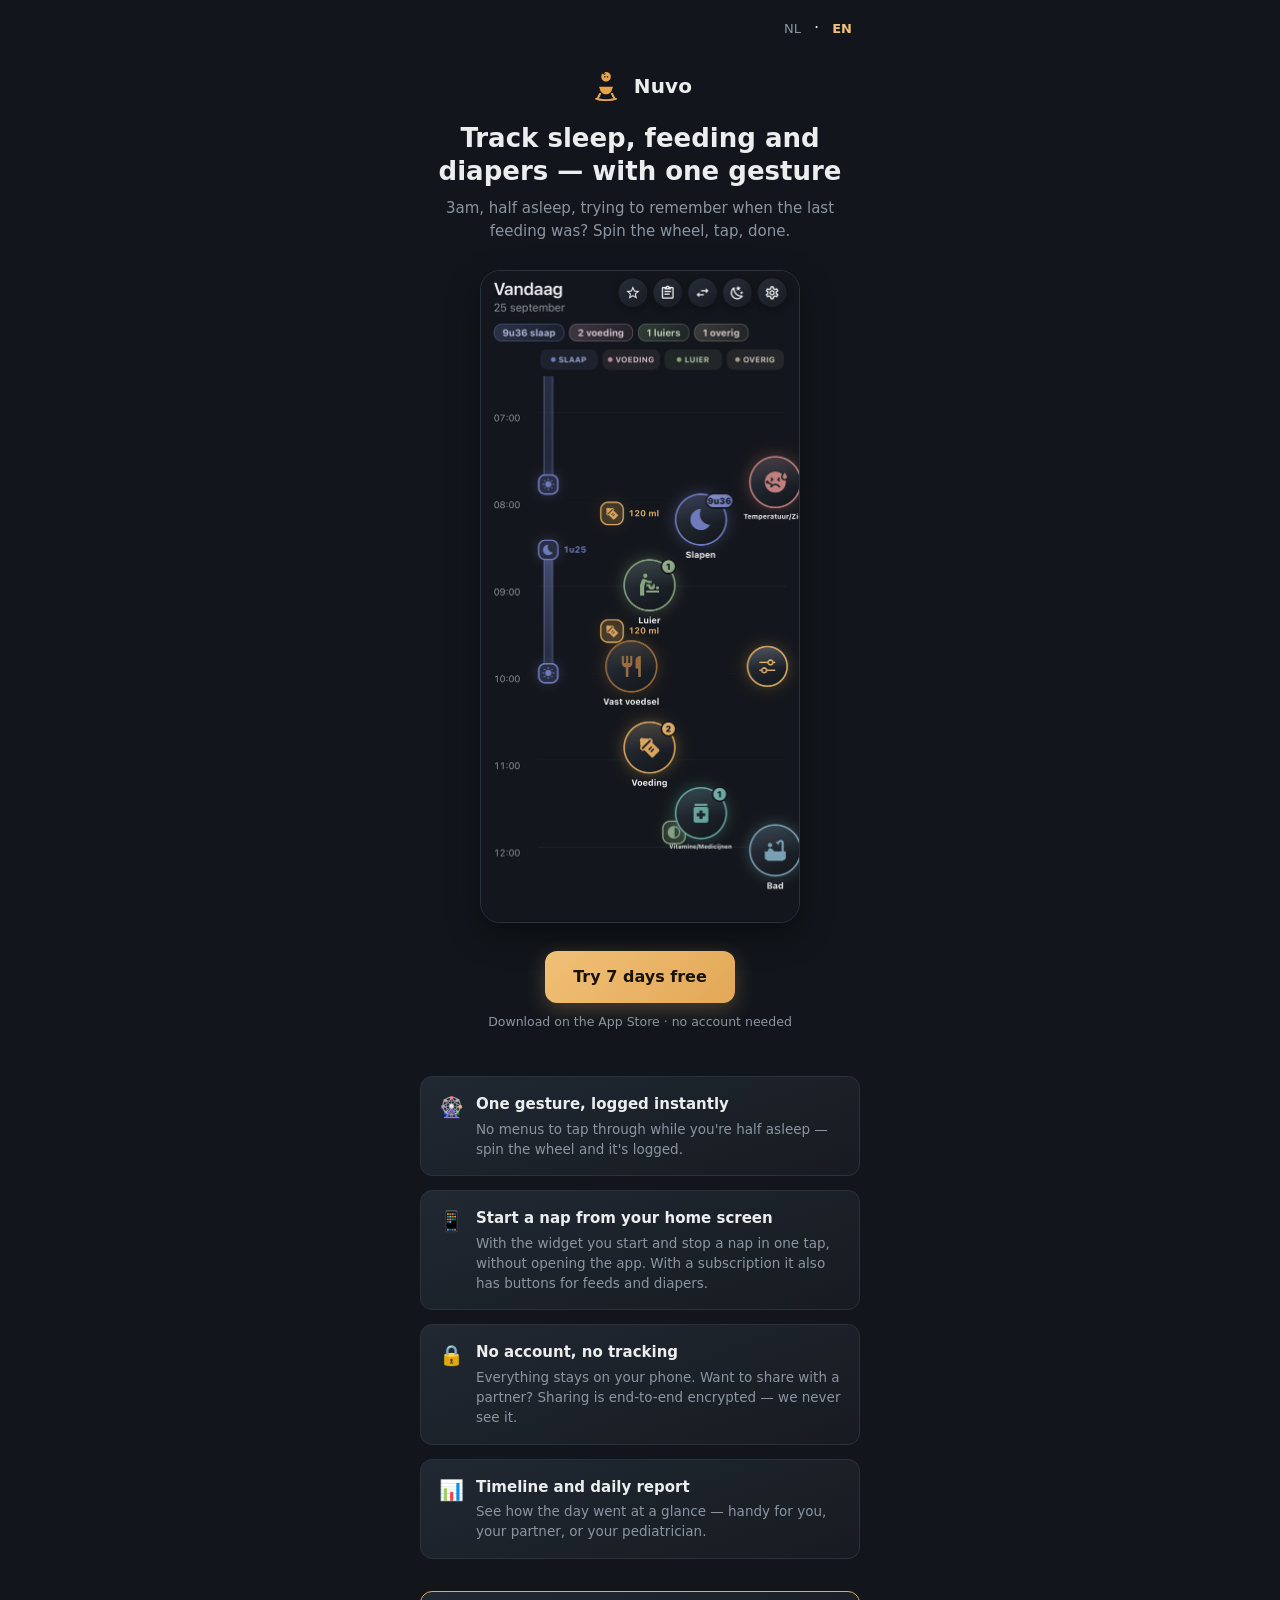
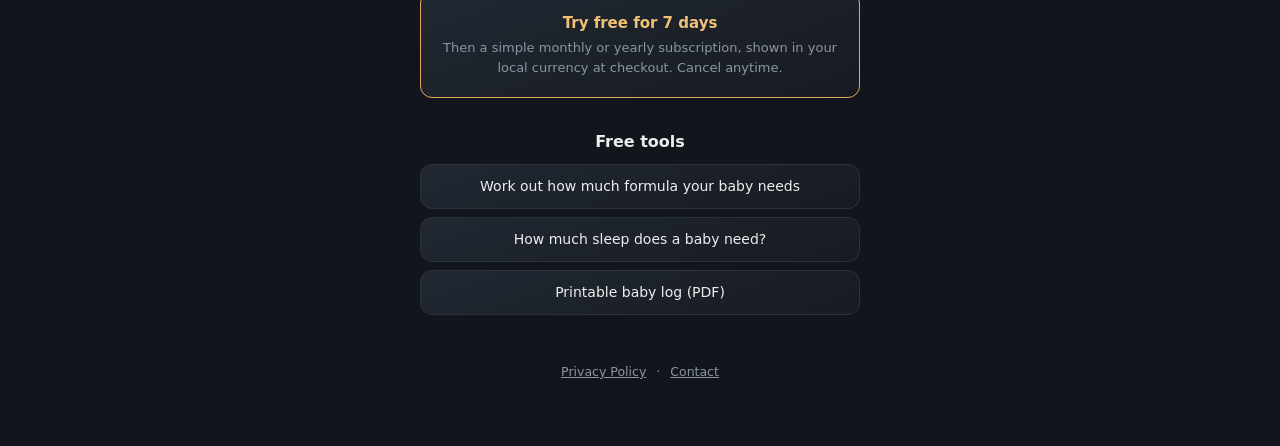
<file: index.html>
<!DOCTYPE html>
<html lang="en">
<head>
<meta charset="UTF-8">
<meta name="viewport" content="width=device-width, initial-scale=1.0">
<title>Nuvo — baby tracking with one gesture</title>
<meta name="description" content="Track sleep, feeding and diapers with one gesture on the wheel. No account needed. Try free for 7 days.">
<link rel="canonical" href="https://nuvoapp.nl/">
<link rel="alternate" hreflang="nl" href="https://nuvoapp.nl/nl/">
<link rel="alternate" hreflang="en" href="https://nuvoapp.nl/en/">
<link rel="alternate" hreflang="x-default" href="https://nuvoapp.nl/">
<meta property="og:type" content="website">
<meta property="og:site_name" content="Nuvo">
<meta property="og:locale" content="en_US">
<meta property="og:locale:alternate" content="nl_NL">
<meta property="og:url" content="https://nuvoapp.nl/">
<meta property="og:title" content="Nuvo — baby tracking with one gesture">
<meta property="og:description" content="Track sleep, feeding and diapers with one gesture on the wheel. No account needed. Try free for 7 days.">
<meta property="og:image" content="https://nuvoapp.nl/assets/og-en.png">
<meta property="og:image:width" content="1200">
<meta property="og:image:height" content="630">
<meta property="og:image:alt" content="Nuvo app icon, the headline 'Track sleep, feeding and diapers — with one gesture' and the wheel on an iPhone screen">
<meta name="twitter:card" content="summary_large_image">
<link rel="icon" href="/assets/favicon.png">
<link rel="stylesheet" href="/assets/style.css">
<script>
  // Browser-language detection only — no IP geolocation, consistent with
  // Nuvo's own local-first / no-tracking positioning. ?lang=none skips the
  // redirect and shows the language choice below.
  (function () {
    if (/[?&]lang=none(&|$)/.test(window.location.search)) return;
    var lang = (navigator.language || navigator.userLanguage || 'en').toLowerCase();
    window.location.replace(lang.indexOf('nl') === 0 ? '/nl/' : '/en/');
  })();
</script>
</head>
<body>

<div class="wrap">

  <div class="brand">
    <img src="/assets/icon.png" alt="">
    <span>Nuvo</span>
  </div>

  <div class="lang-choice">
    <a href="/nl/" hreflang="nl" lang="nl">Nederlands</a>
    <a href="/en/" hreflang="en" lang="en">English</a>
  </div>

</div>
</body>
</html>
</file>
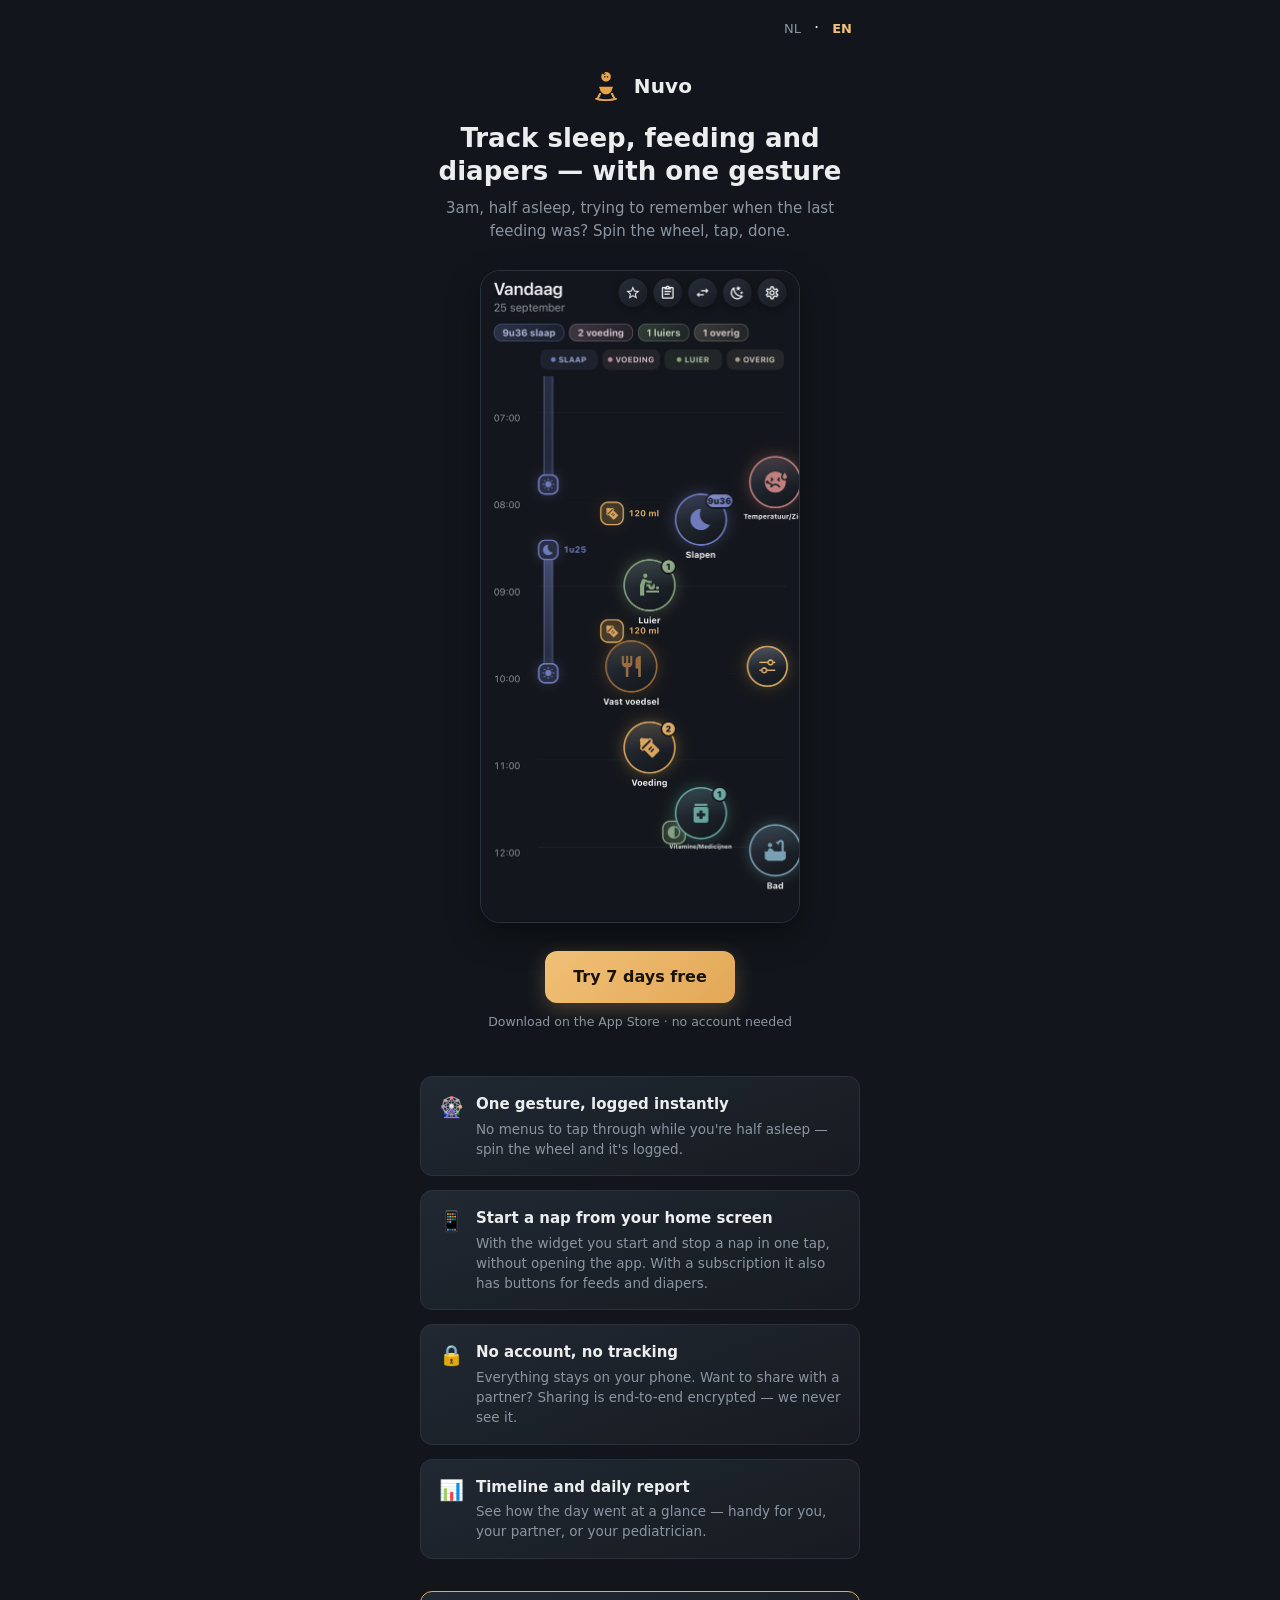
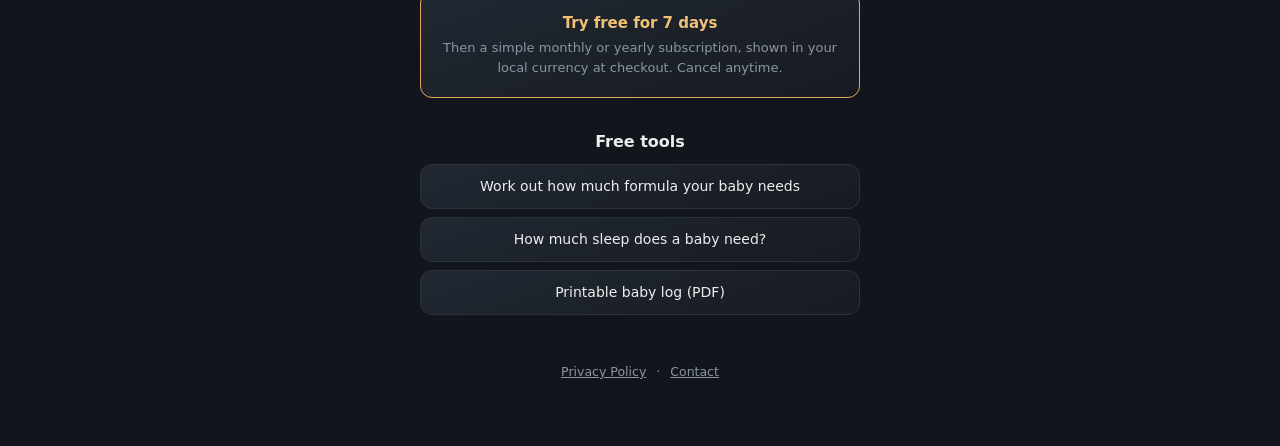
<file: en/index.html>
<!DOCTYPE html>
<html lang="en">
<head>
<meta charset="UTF-8">
<meta name="viewport" content="width=device-width, initial-scale=1.0">
<title>Nuvo — baby tracking with one gesture</title>
<meta name="description" content="Track sleep, feeding and diapers with one gesture on the wheel. No account needed. Try free for 7 days.">
<link rel="canonical" href="https://nuvoapp.nl/en/">
<link rel="alternate" hreflang="nl" href="https://nuvoapp.nl/nl/">
<link rel="alternate" hreflang="en" href="https://nuvoapp.nl/en/">
<link rel="alternate" hreflang="x-default" href="https://nuvoapp.nl/">
<meta property="og:type" content="website">
<meta property="og:site_name" content="Nuvo">
<meta property="og:locale" content="en_US">
<meta property="og:locale:alternate" content="nl_NL">
<meta property="og:url" content="https://nuvoapp.nl/en/">
<meta property="og:title" content="Nuvo — baby tracking with one gesture">
<meta property="og:description" content="Track sleep, feeding and diapers with one gesture on the wheel. No account needed. Try free for 7 days.">
<meta property="og:image" content="https://nuvoapp.nl/assets/og-en.png">
<meta property="og:image:width" content="1200">
<meta property="og:image:height" content="630">
<meta property="og:image:alt" content="Nuvo app icon, the headline 'Track sleep, feeding and diapers — with one gesture' and the wheel on an iPhone screen">
<meta name="twitter:card" content="summary_large_image">
<link rel="icon" href="/assets/favicon.png">
<meta name="apple-itunes-app" content="app-id=6813427228">
<link rel="stylesheet" href="/assets/style.css">
</head>
<body>

<div class="lang-switch">
  <a href="/nl/?lang=none" hreflang="nl">NL</a> · <a href="/en/?lang=none" class="active" hreflang="en">EN</a>
</div>

<div class="wrap">

  <div class="brand">
    <img src="/assets/icon.png" alt="">
    <span>Nuvo</span>
  </div>

  <h1>Track sleep, feeding and diapers — with one gesture</h1>
  <p class="sub">3am, half asleep, trying to remember when the last feeding was? Spin the wheel, tap, done.</p>

  <img class="hero-shot" src="/assets/hero-wheel.png" alt="Nuvo's wheel and timeline on an iPhone screen">

  <div class="cta-row">
    <a class="cta" href="https://apps.apple.com/app/id6813427228?pt=129476149&amp;ct=site-en&amp;mt=8">Try 7 days free</a>
    <p class="cta-note">Download on the App Store · no account needed</p>
  </div>

  <ul class="features">
    <li class="feature">
      <span class="icon">🎡</span>
      <div>
        <h2>One gesture, logged instantly</h2>
        <p>No menus to tap through while you're half asleep — spin the wheel and it's logged.</p>
      </div>
    </li>
    <li class="feature">
      <span class="icon">📱</span>
      <div>
        <h2>Start a nap from your home screen</h2>
        <p>With the widget you start and stop a nap in one tap, without opening the app. With a subscription it also has buttons for feeds and diapers.</p>
      </div>
    </li>
    <li class="feature">
      <span class="icon">🔒</span>
      <div>
        <h2>No account, no tracking</h2>
        <p>Everything stays on your phone. Want to share with a partner? Sharing is end-to-end encrypted — we never see it.</p>
      </div>
    </li>
    <li class="feature">
      <span class="icon">📊</span>
      <div>
        <h2>Timeline and daily report</h2>
        <p>See how the day went at a glance — handy for you, your partner, or your pediatrician.</p>
      </div>
    </li>
  </ul>

  <div class="pricing">
    <p class="headline">Try free for 7 days</p>
    <p>Then a simple monthly or yearly subscription, shown in your local currency at checkout. Cancel anytime.</p>
  </div>

  <section class="tools-home">
    <h2>Free tools</h2>
    <ul>
      <li><a href="/en/formula-calculator/">Work out how much formula your baby needs</a></li>
      <li><a href="/en/baby-sleep-by-age/">How much sleep does a baby need?</a></li>
      <li><a href="/en/baby-log/">Printable baby log (PDF)</a></li>
    </ul>
  </section>

  <footer>
    <a href="/en/privacy/">Privacy Policy</a>
    <span class="sep">·</span>
    <a href="mailto:wmtmbu@proton.me">Contact</a>
  </footer>

</div>
</body>
</html>
</file>
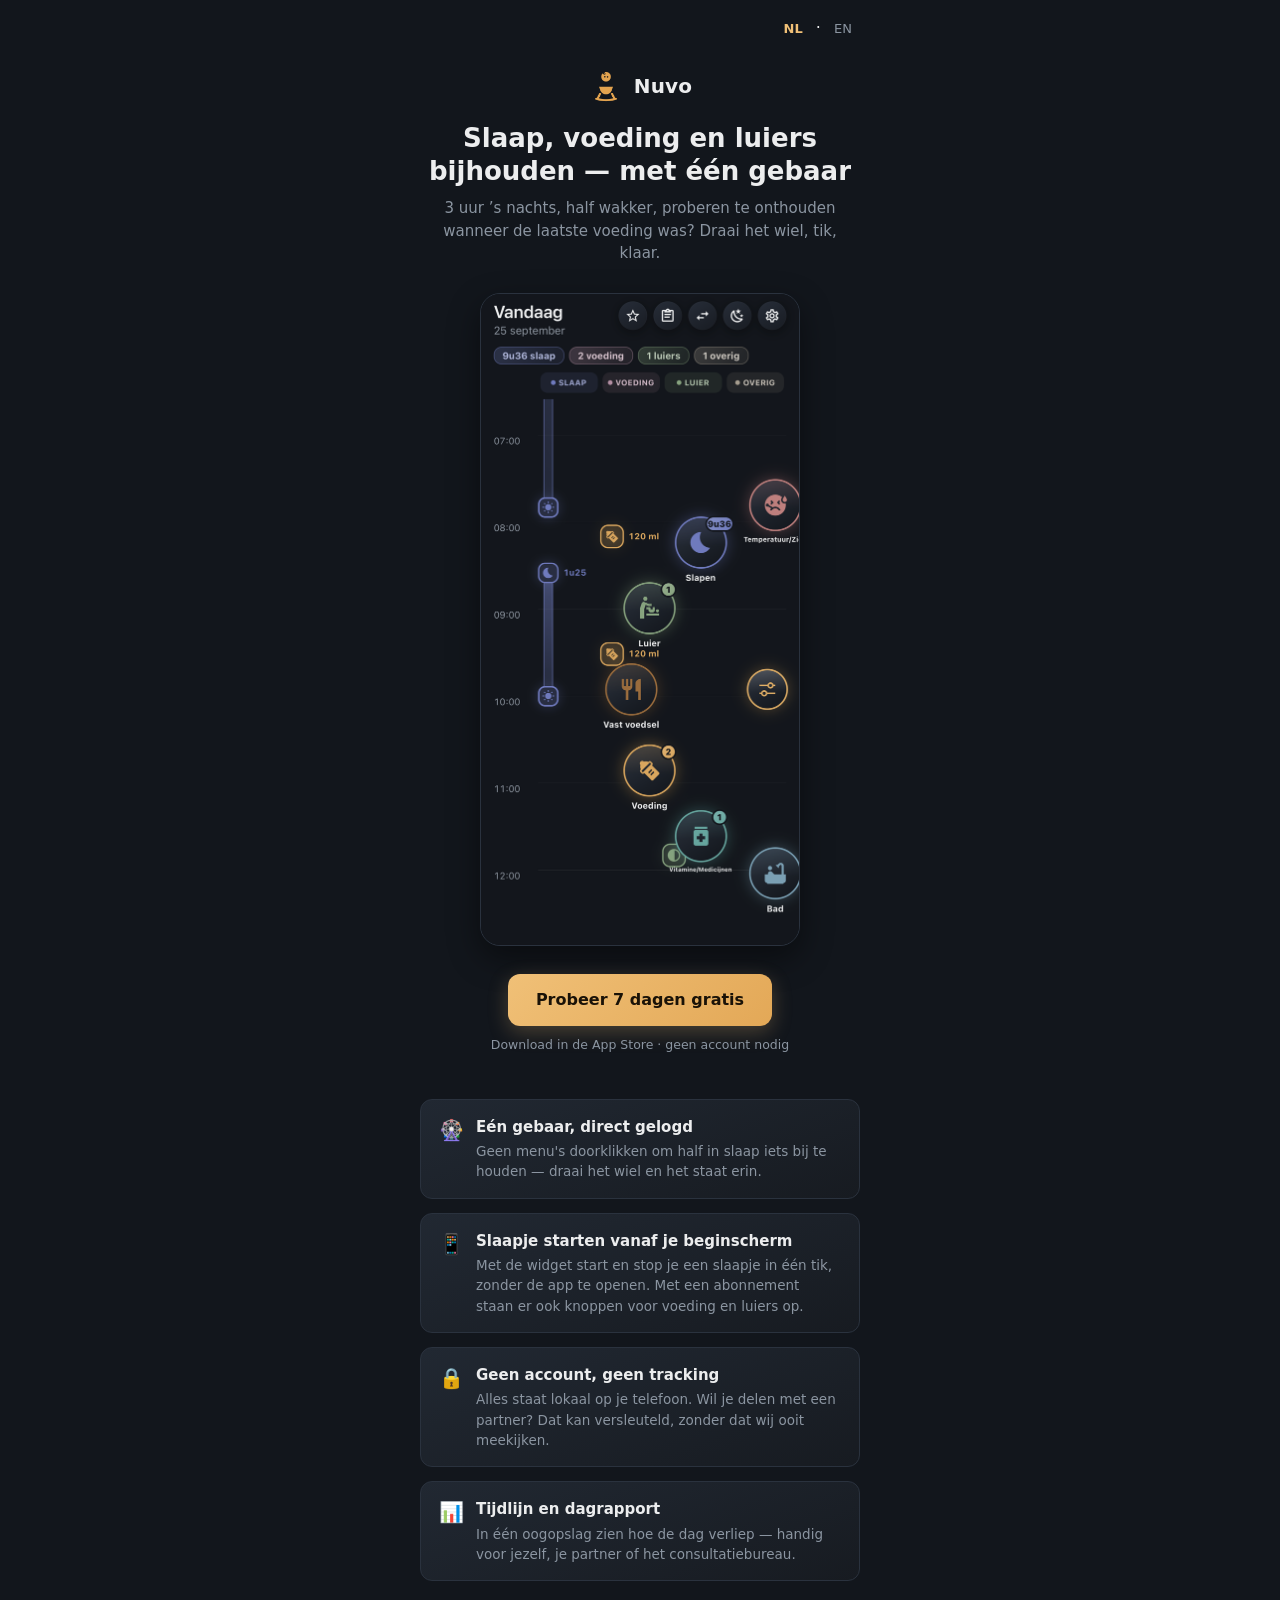
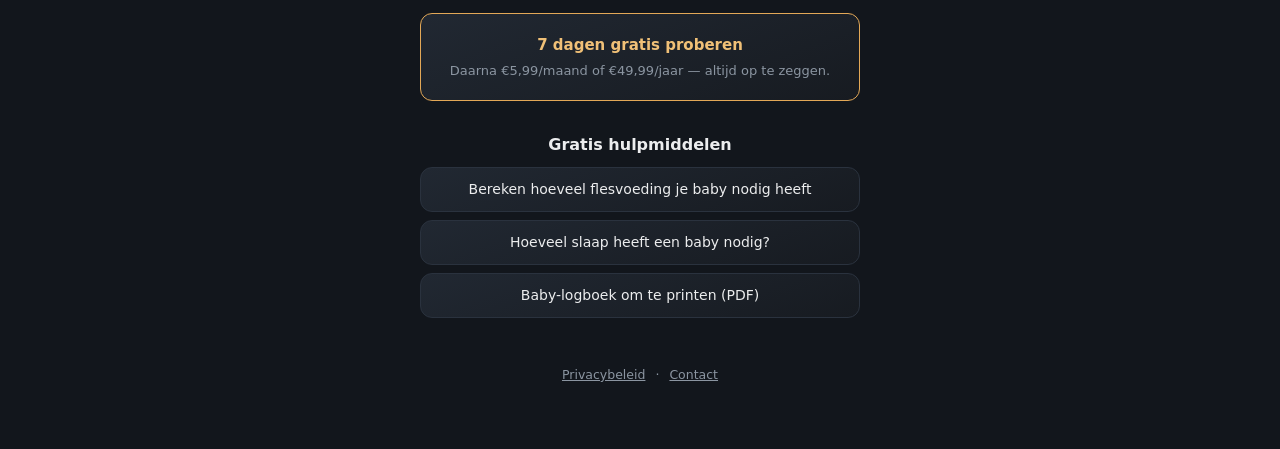
<file: nl/index.html>
<!DOCTYPE html>
<html lang="nl">
<head>
<meta charset="UTF-8">
<meta name="viewport" content="width=device-width, initial-scale=1.0">
<title>Nuvo — babytracker met één gebaar</title>
<meta name="description" content="Slaap, voeding en luiers bijhouden met één gebaar op het wiel. Geen account nodig. 7 dagen gratis proberen.">
<link rel="canonical" href="https://nuvoapp.nl/nl/">
<link rel="alternate" hreflang="nl" href="https://nuvoapp.nl/nl/">
<link rel="alternate" hreflang="en" href="https://nuvoapp.nl/en/">
<link rel="alternate" hreflang="x-default" href="https://nuvoapp.nl/">
<meta property="og:type" content="website">
<meta property="og:site_name" content="Nuvo">
<meta property="og:locale" content="nl_NL">
<meta property="og:locale:alternate" content="en_US">
<meta property="og:url" content="https://nuvoapp.nl/nl/">
<meta property="og:title" content="Nuvo — babytracker met één gebaar">
<meta property="og:description" content="Slaap, voeding en luiers bijhouden met één gebaar op het wiel. Geen account nodig. 7 dagen gratis proberen.">
<meta property="og:image" content="https://nuvoapp.nl/assets/og-nl.png">
<meta property="og:image:width" content="1200">
<meta property="og:image:height" content="630">
<meta property="og:image:alt" content="Nuvo-icoon, de kop 'Slaap, voeding en luiers bijhouden — met één gebaar' en het wiel op een iPhone-scherm">
<meta name="twitter:card" content="summary_large_image">
<link rel="icon" href="/assets/favicon.png">
<meta name="apple-itunes-app" content="app-id=6813427228">
<link rel="stylesheet" href="/assets/style.css">
</head>
<body>

<div class="lang-switch">
  <a href="/nl/?lang=none" class="active" hreflang="nl">NL</a> · <a href="/en/?lang=none" hreflang="en">EN</a>
</div>

<div class="wrap">

  <div class="brand">
    <img src="/assets/icon.png" alt="">
    <span>Nuvo</span>
  </div>

  <h1>Slaap, voeding en luiers bijhouden — met één gebaar</h1>
  <p class="sub">3 uur ’s nachts, half wakker, proberen te onthouden wanneer de laatste voeding was? Draai het wiel, tik, klaar.</p>

  <img class="hero-shot" src="/assets/hero-wheel.png" alt="Nuvo's wiel en tijdlijn op een iPhone-scherm">

  <div class="cta-row">
    <a class="cta" href="https://apps.apple.com/app/id6813427228?pt=129476149&amp;ct=site-nl&amp;mt=8">Probeer 7 dagen gratis</a>
    <p class="cta-note">Download in de App Store · geen account nodig</p>
  </div>

  <ul class="features">
    <li class="feature">
      <span class="icon">🎡</span>
      <div>
        <h2>Eén gebaar, direct gelogd</h2>
        <p>Geen menu's doorklikken om half in slaap iets bij te houden — draai het wiel en het staat erin.</p>
      </div>
    </li>
    <li class="feature">
      <span class="icon">📱</span>
      <div>
        <h2>Slaapje starten vanaf je beginscherm</h2>
        <p>Met de widget start en stop je een slaapje in één tik, zonder de app te openen. Met een abonnement staan er ook knoppen voor voeding en luiers op.</p>
      </div>
    </li>
    <li class="feature">
      <span class="icon">🔒</span>
      <div>
        <h2>Geen account, geen tracking</h2>
        <p>Alles staat lokaal op je telefoon. Wil je delen met een partner? Dat kan versleuteld, zonder dat wij ooit meekijken.</p>
      </div>
    </li>
    <li class="feature">
      <span class="icon">📊</span>
      <div>
        <h2>Tijdlijn en dagrapport</h2>
        <p>In één oogopslag zien hoe de dag verliep — handig voor jezelf, je partner of het consultatiebureau.</p>
      </div>
    </li>
  </ul>

  <div class="pricing">
    <p class="headline">7 dagen gratis proberen</p>
    <p>Daarna €5,99/maand of €49,99/jaar — altijd op te zeggen.</p>
  </div>

  <section class="tools-home">
    <h2>Gratis hulpmiddelen</h2>
    <ul>
      <li><a href="/nl/flesvoeding-berekenen/">Bereken hoeveel flesvoeding je baby nodig heeft</a></li>
      <li><a href="/nl/hoeveel-slaap-baby/">Hoeveel slaap heeft een baby nodig?</a></li>
      <li><a href="/nl/baby-logboek/">Baby-logboek om te printen (PDF)</a></li>
    </ul>
  </section>

  <footer>
    <a href="/nl/privacy/">Privacybeleid</a>
    <span class="sep">·</span>
    <a href="mailto:wmtmbu@proton.me">Contact</a>
  </footer>

</div>
</body>
</html>
</file>
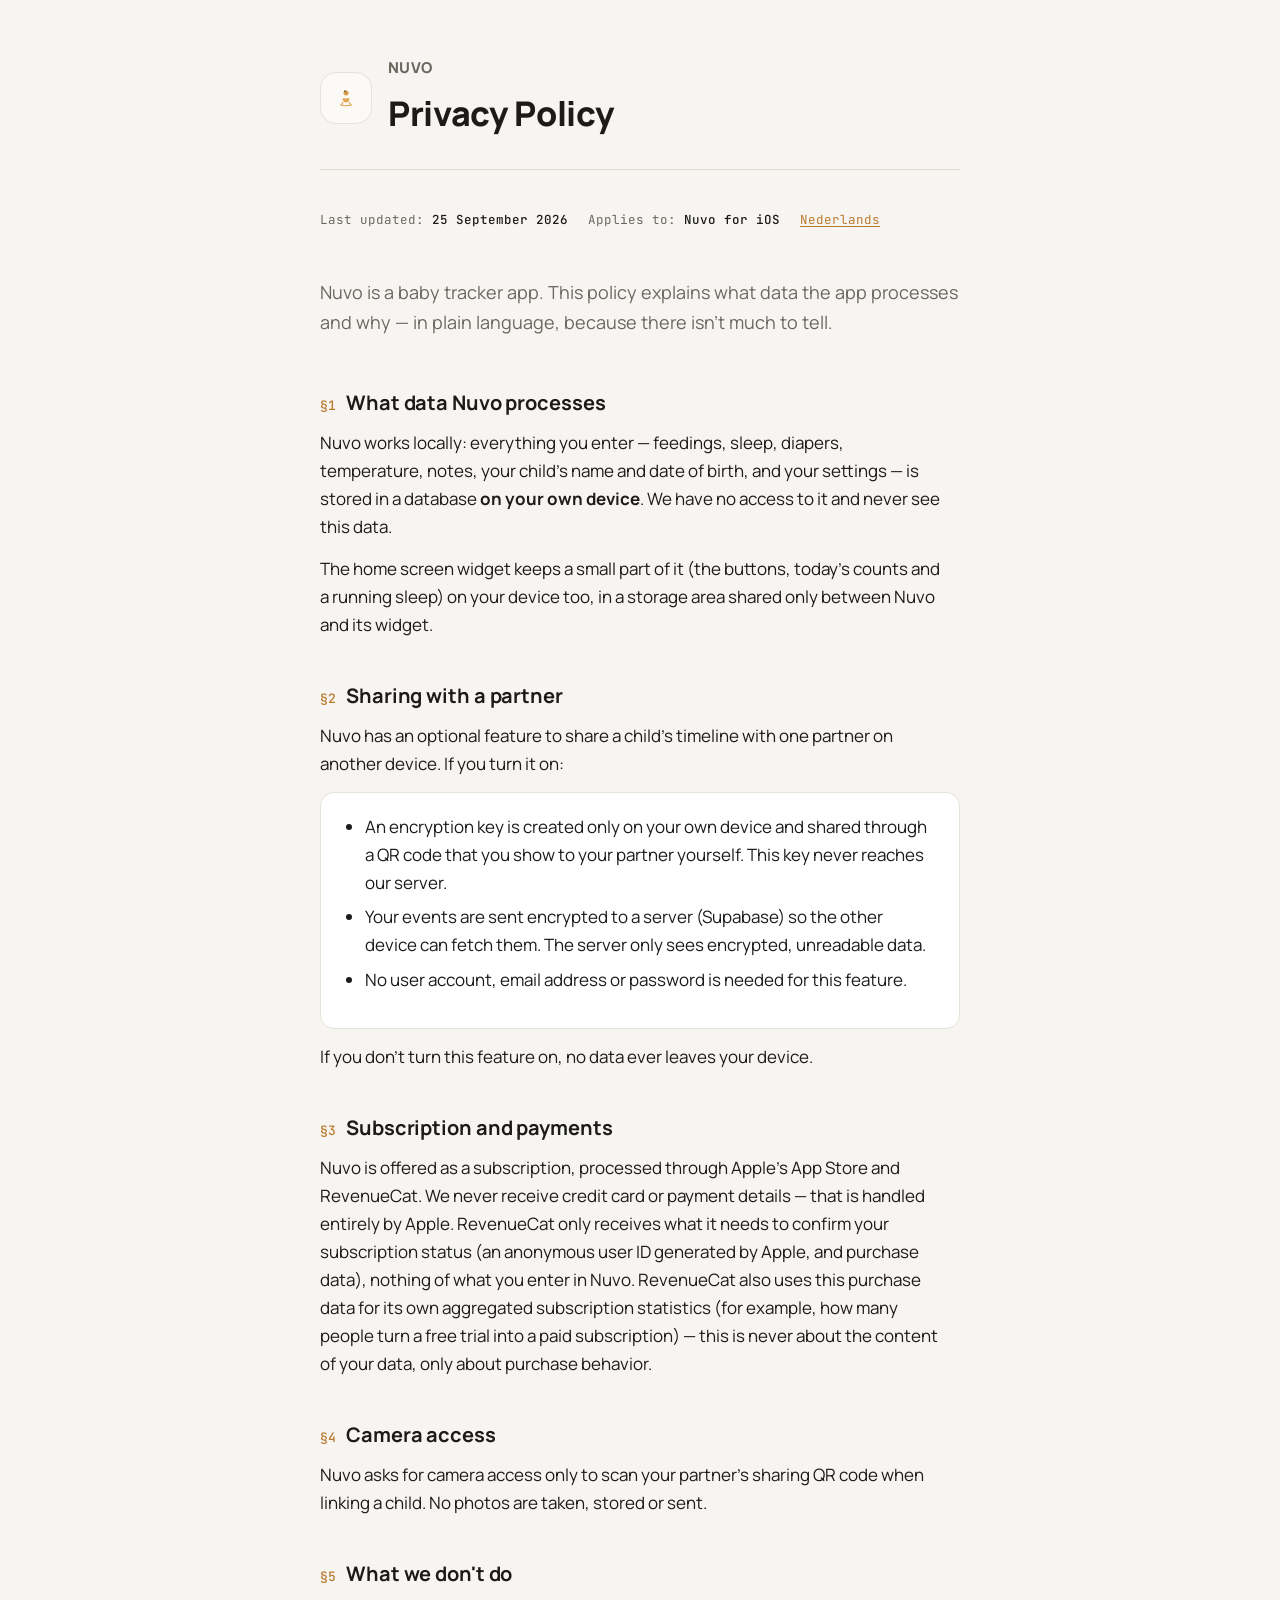
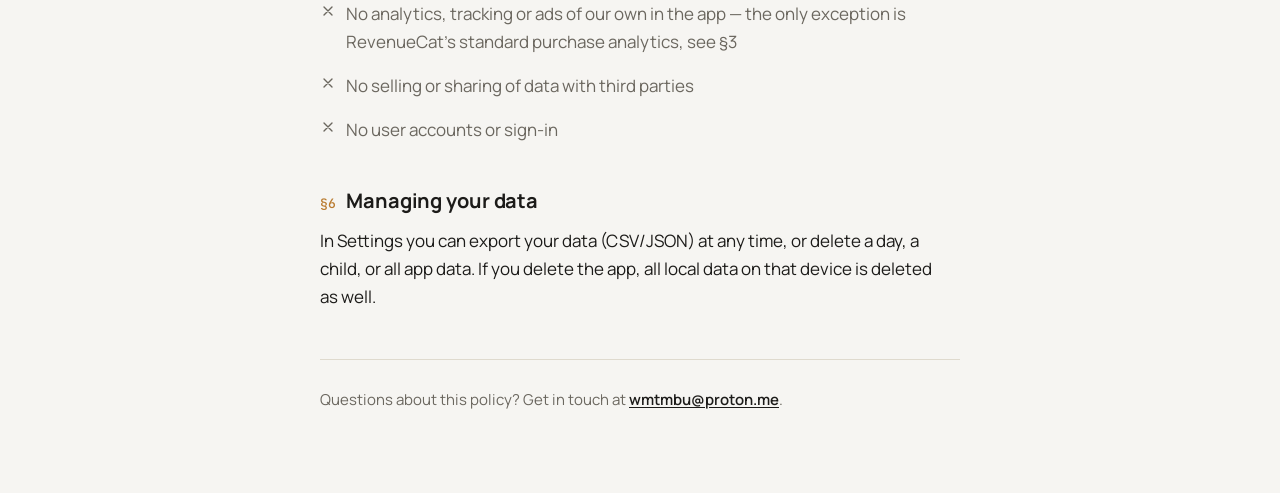
<file: privacy/index.html>
<!DOCTYPE html>
<html lang="en">
<head>
<meta charset="UTF-8">
<meta name="viewport" content="width=device-width, initial-scale=1.0">
<title>Nuvo — Privacy Policy / Privacyverklaring</title>
<meta name="description" content="Nuvo's privacy policy in English and Dutch.">
<link rel="canonical" href="https://nuvoapp.nl/privacy/">
<link rel="alternate" hreflang="nl" href="https://nuvoapp.nl/nl/privacy/">
<link rel="alternate" hreflang="en" href="https://nuvoapp.nl/en/privacy/">
<link rel="alternate" hreflang="x-default" href="https://nuvoapp.nl/privacy/">
<link rel="icon" href="/assets/favicon.png">
<link rel="stylesheet" href="/assets/style.css">
<script>
  // Same browser-language redirect as the site root; ?lang=none shows the choice.
  (function () {
    if (/[?&]lang=none(&|$)/.test(window.location.search)) return;
    var lang = (navigator.language || navigator.userLanguage || 'en').toLowerCase();
    window.location.replace(lang.indexOf('nl') === 0 ? '/nl/privacy/' : '/en/privacy/');
  })();
</script>
</head>
<body>

<div class="wrap">

  <div class="brand">
    <img src="/assets/icon.png" alt="">
    <span>Nuvo</span>
  </div>

  <div class="lang-choice">
    <a href="/nl/privacy/" hreflang="nl" lang="nl">Privacyverklaring</a>
    <a href="/en/privacy/" hreflang="en" lang="en">Privacy Policy</a>
  </div>

</div>
</body>
</html>
</file>
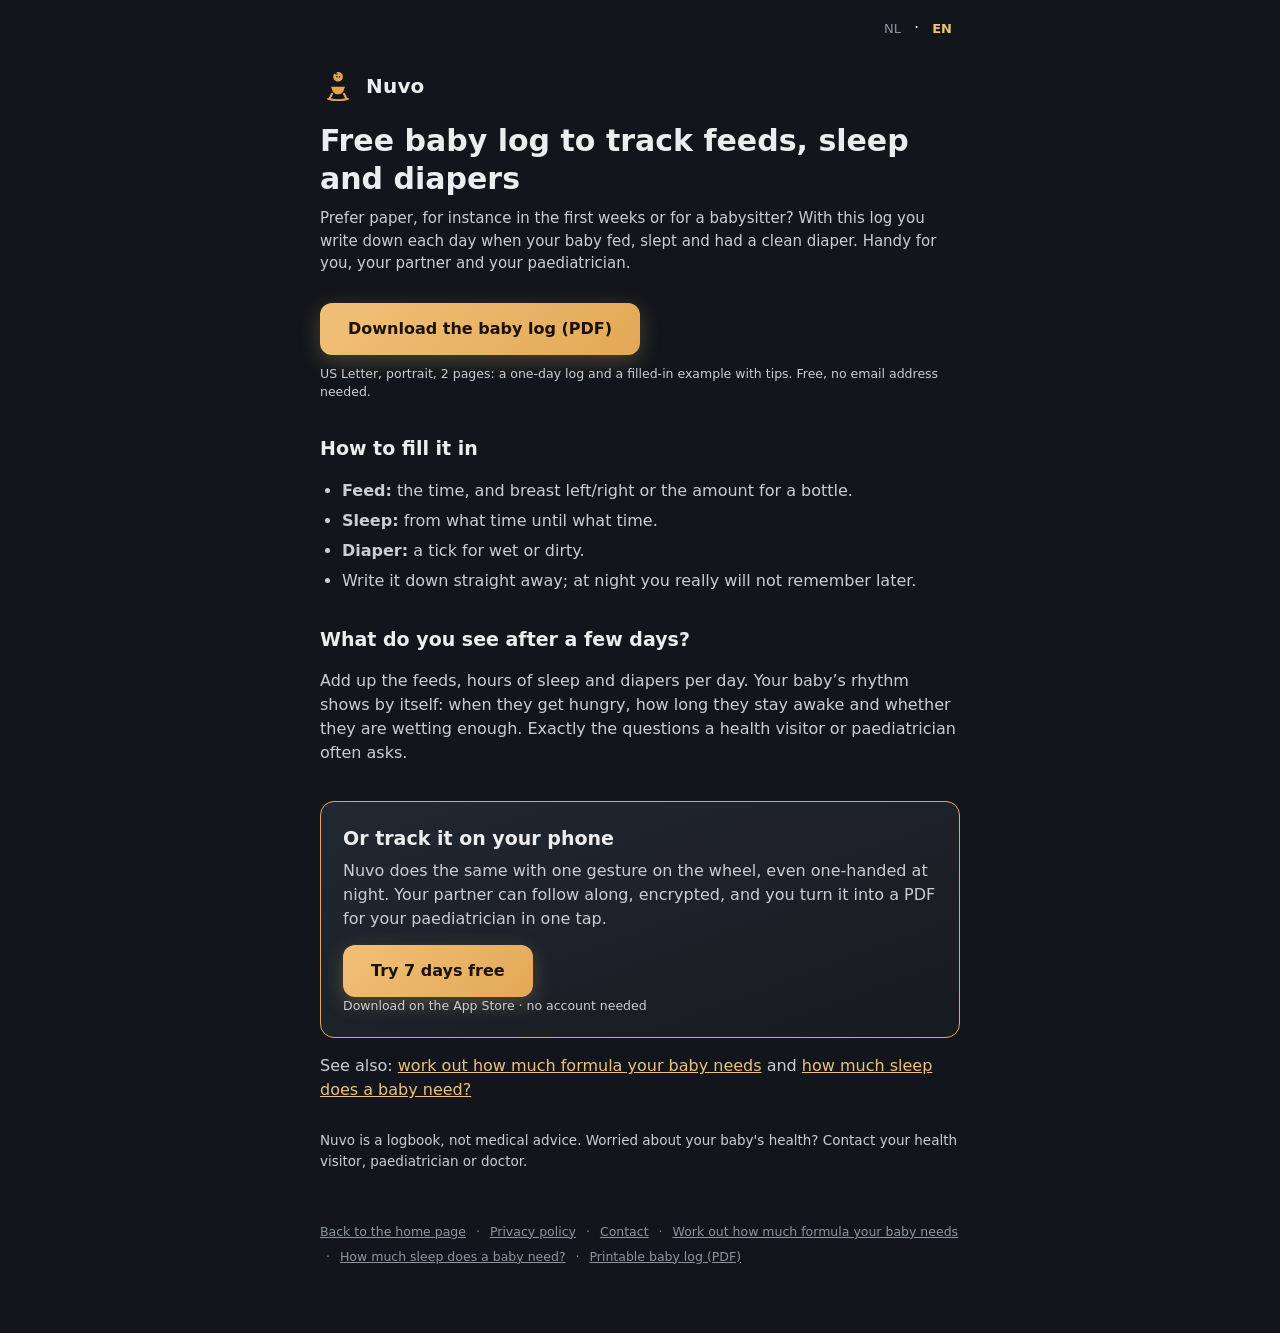
<file: en/baby-log/index.html>
<!DOCTYPE html>
<html lang="en">
<head>
<meta charset="UTF-8">
<meta name="viewport" content="width=device-width, initial-scale=1.0">
<title>Free printable baby log: track feeds, sleep and diapers (PDF) · Nuvo</title>
<meta name="description" content="Download a free baby log to track feeds, naps and diapers each day. Handy for the first weeks, for your partner or your paediatrician. Printable, no email address needed.">
<link rel="canonical" href="https://nuvoapp.nl/en/baby-log/">
<link rel="alternate" hreflang="nl" href="https://nuvoapp.nl/nl/baby-logboek/">
<link rel="alternate" hreflang="en" href="https://nuvoapp.nl/en/baby-log/">
<link rel="alternate" hreflang="x-default" href="https://nuvoapp.nl/en/baby-log/">
<meta property="og:type" content="article">
<meta property="og:site_name" content="Nuvo">
<meta property="og:locale" content="en_US">
<meta property="og:locale:alternate" content="nl_NL">
<meta property="og:url" content="https://nuvoapp.nl/en/baby-log/">
<meta property="og:title" content="Free printable baby log: track feeds, sleep and diapers (PDF) · Nuvo">
<meta property="og:description" content="Download a free baby log to track feeds, naps and diapers each day. Handy for the first weeks, for your partner or your paediatrician. Printable, no email address needed.">
<meta property="og:image" content="https://nuvoapp.nl/assets/og-en.png">
<meta name="twitter:card" content="summary_large_image">
<link rel="icon" href="/assets/favicon.png">
<meta name="apple-itunes-app" content="app-id=6813427228">
<link rel="stylesheet" href="/assets/style.css">
</head>
<body>

<div class="lang-switch">
  <a href="/nl/baby-logboek/?lang=none" hreflang="nl">NL</a> · <a href="/en/baby-log/?lang=none" class="active" hreflang="en">EN</a>
</div>

<div class="wrap guide">

  <a class="brand" href="/en/">
    <img src="/assets/icon.png" alt="">
    <span>Nuvo</span>
  </a>

  <h1>Free baby log to track feeds, sleep and diapers</h1>
  <p class="sub">Prefer paper, for instance in the first weeks or for a babysitter? With this log you write down each day when your baby fed, slept and had a clean diaper. Handy for you, your partner and your paediatrician.</p>
  <p class="download"><a class="cta" href="/assets/baby-log.pdf" download>Download the baby log (PDF)</a></p>
  <p class="cta-note">US Letter, portrait, 2 pages: a one-day log and a filled-in example with tips. Free, no email address needed.</p>

  <h2>How to fill it in</h2>
  <ul><li><b>Feed:</b> the time, and breast left/right or the amount for a bottle.</li><li><b>Sleep:</b> from what time until what time.</li><li><b>Diaper:</b> a tick for wet or dirty.</li><li>Write it down straight away; at night you really will not remember later.</li></ul>

  <h2>What do you see after a few days?</h2>
  <p>Add up the feeds, hours of sleep and diapers per day. Your baby’s rhythm shows by itself: when they get hungry, how long they stay awake and whether they are wetting enough. Exactly the questions a health visitor or paediatrician often asks.</p>

  <section class="appbox">
    <h2>Or track it on your phone</h2>
    <p>Nuvo does the same with one gesture on the wheel, even one-handed at night. Your partner can follow along, encrypted, and you turn it into a PDF for your paediatrician in one tap.</p>
    <div class="cta-row">
    <a class="cta" href="https://apps.apple.com/app/id6813427228?pt=129476149&ct=baby-log&mt=8">Try 7 days free</a>
    <p class="cta-note">Download on the App Store · no account needed</p>
  </div>
  </section>

  <p>See also: <a href="/en/formula-calculator/">work out how much formula your baby needs</a> and <a href="/en/baby-sleep-by-age/">how much sleep does a baby need?</a></p>
  <p class="honest">Nuvo is a logbook, not medical advice. Worried about your baby's health? Contact your health visitor, paediatrician or doctor.</p>

  <footer>
    <a href="/en/">Back to the home page</a>
    <span class="sep">·</span>
    <a href="/en/privacy/">Privacy policy</a>
    <span class="sep">·</span>
    <a href="mailto:wmtmbu@proton.me">Contact</a>
    <span class="sep">·</span>
    <a href="/en/formula-calculator/">Work out how much formula your baby needs</a>
    <span class="sep">·</span>
    <a href="/en/baby-sleep-by-age/">How much sleep does a baby need?</a>
    <span class="sep">·</span>
    <a href="/en/baby-log/">Printable baby log (PDF)</a>
  </footer>

</div>
</body>
</html>
</file>
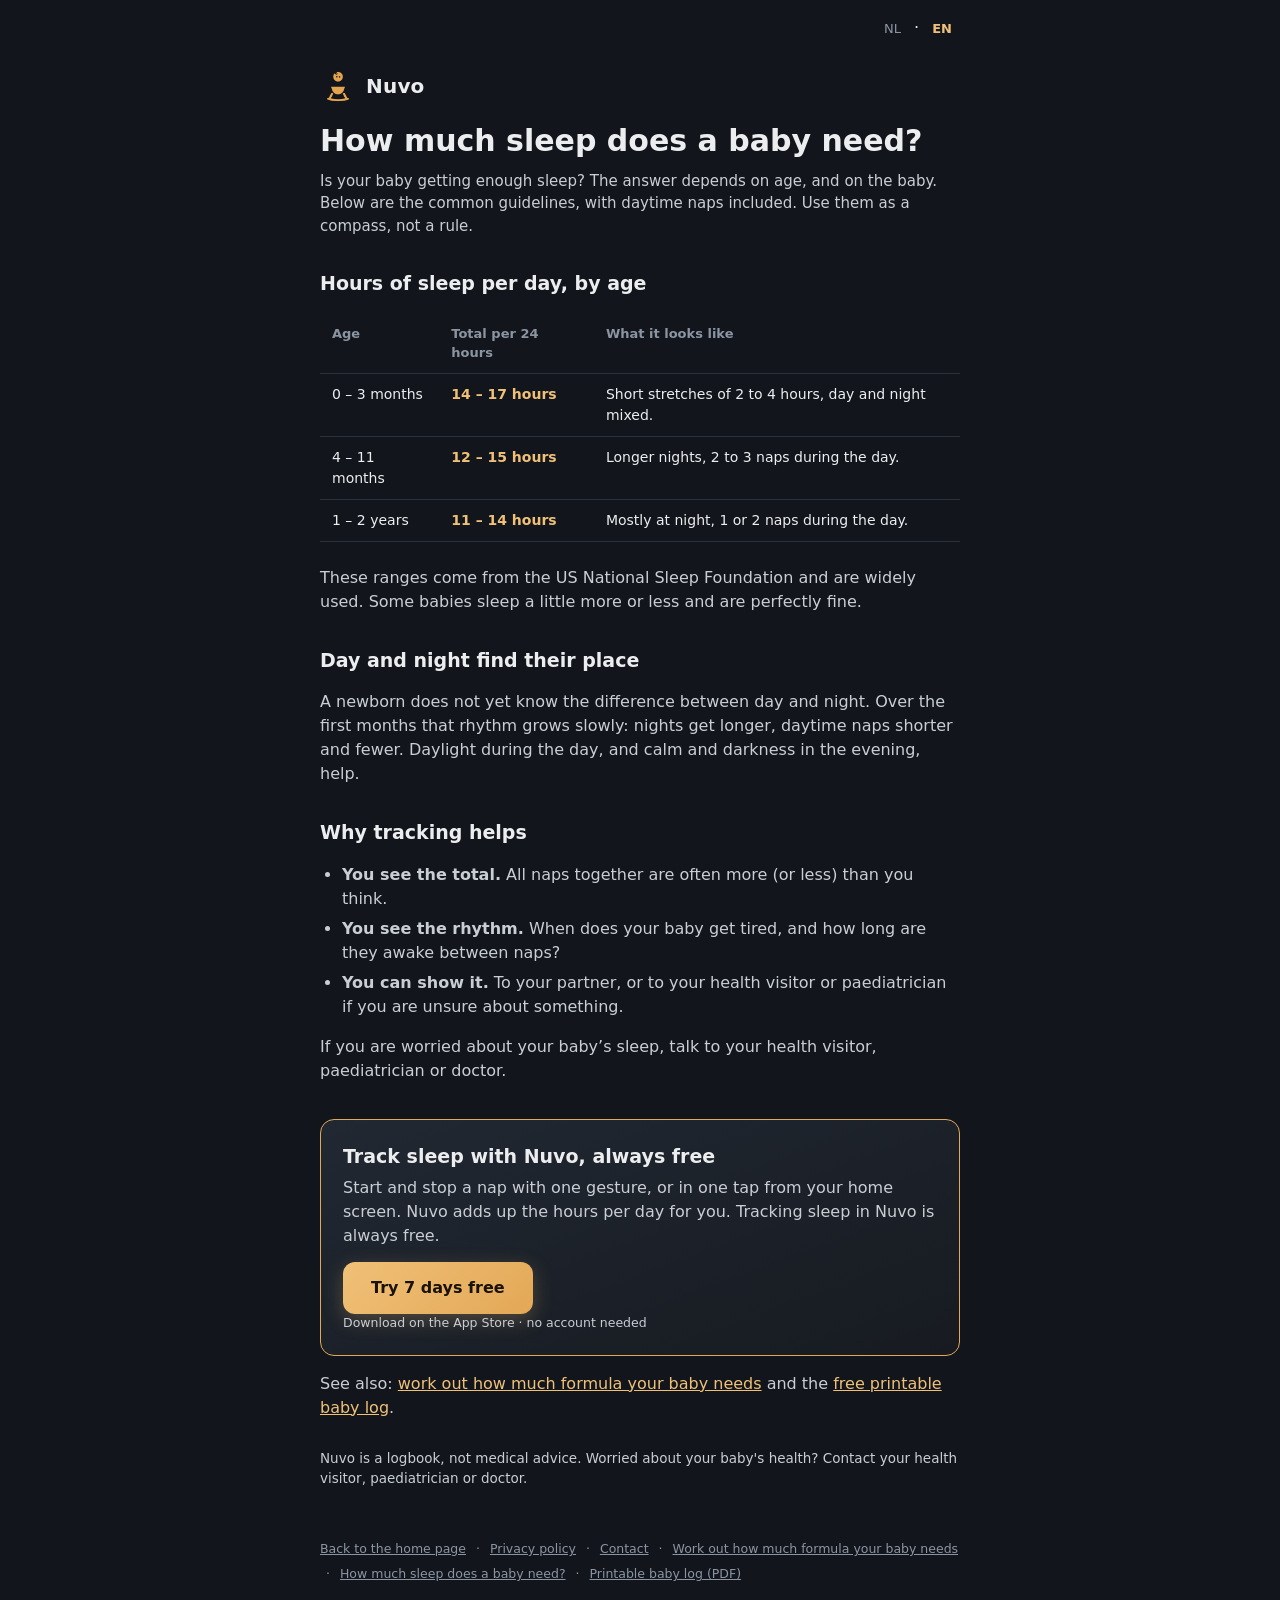
<file: en/baby-sleep-by-age/index.html>
<!DOCTYPE html>
<html lang="en">
<head>
<meta charset="UTF-8">
<meta name="viewport" content="width=device-width, initial-scale=1.0">
<title>How much sleep does a baby need? Hours by age · Nuvo</title>
<meta name="description" content="How many hours does a baby sleep a day? An overview by age, from newborn to 2 years, naps included. Plus why tracking helps you see your baby’s rhythm.">
<link rel="canonical" href="https://nuvoapp.nl/en/baby-sleep-by-age/">
<link rel="alternate" hreflang="nl" href="https://nuvoapp.nl/nl/hoeveel-slaap-baby/">
<link rel="alternate" hreflang="en" href="https://nuvoapp.nl/en/baby-sleep-by-age/">
<link rel="alternate" hreflang="x-default" href="https://nuvoapp.nl/en/baby-sleep-by-age/">
<meta property="og:type" content="article">
<meta property="og:site_name" content="Nuvo">
<meta property="og:locale" content="en_US">
<meta property="og:locale:alternate" content="nl_NL">
<meta property="og:url" content="https://nuvoapp.nl/en/baby-sleep-by-age/">
<meta property="og:title" content="How much sleep does a baby need? Hours by age · Nuvo">
<meta property="og:description" content="How many hours does a baby sleep a day? An overview by age, from newborn to 2 years, naps included. Plus why tracking helps you see your baby’s rhythm.">
<meta property="og:image" content="https://nuvoapp.nl/assets/og-en.png">
<meta name="twitter:card" content="summary_large_image">
<link rel="icon" href="/assets/favicon.png">
<meta name="apple-itunes-app" content="app-id=6813427228">
<link rel="stylesheet" href="/assets/style.css">
</head>
<body>

<div class="lang-switch">
  <a href="/nl/hoeveel-slaap-baby/?lang=none" hreflang="nl">NL</a> · <a href="/en/baby-sleep-by-age/?lang=none" class="active" hreflang="en">EN</a>
</div>

<div class="wrap guide">

  <a class="brand" href="/en/">
    <img src="/assets/icon.png" alt="">
    <span>Nuvo</span>
  </a>

  <h1>How much sleep does a baby need?</h1>
  <p class="sub">Is your baby getting enough sleep? The answer depends on age, and on the baby. Below are the common guidelines, with daytime naps included. Use them as a compass, not a rule.</p>

  <h2>Hours of sleep per day, by age</h2>
  <div class="table-wrap"><table>
    <thead><tr><th>Age</th><th>Total per 24 hours</th><th>What it looks like</th></tr></thead>
    <tbody><tr><td>0 – 3 months</td><td>14 – 17 hours</td><td>Short stretches of 2 to 4 hours, day and night mixed.</td></tr><tr><td>4 – 11 months</td><td>12 – 15 hours</td><td>Longer nights, 2 to 3 naps during the day.</td></tr><tr><td>1 – 2 years</td><td>11 – 14 hours</td><td>Mostly at night, 1 or 2 naps during the day.</td></tr></tbody>
  </table></div>
  <p>These ranges come from the US National Sleep Foundation and are widely used. Some babies sleep a little more or less and are perfectly fine.</p>

  <h2>Day and night find their place</h2>
  <p>A newborn does not yet know the difference between day and night. Over the first months that rhythm grows slowly: nights get longer, daytime naps shorter and fewer. Daylight during the day, and calm and darkness in the evening, help.</p>

  <h2>Why tracking helps</h2>
  <ul><li><b>You see the total.</b> All naps together are often more (or less) than you think.</li><li><b>You see the rhythm.</b> When does your baby get tired, and how long are they awake between naps?</li><li><b>You can show it.</b> To your partner, or to your health visitor or paediatrician if you are unsure about something.</li></ul>
  <p>If you are worried about your baby’s sleep, talk to your health visitor, paediatrician or doctor.</p>

  <section class="appbox">
    <h2>Track sleep with Nuvo, always free</h2>
    <p>Start and stop a nap with one gesture, or in one tap from your home screen. Nuvo adds up the hours per day for you. Tracking sleep in Nuvo is always free.</p>
    <div class="cta-row">
    <a class="cta" href="https://apps.apple.com/app/id6813427228?pt=129476149&ct=baby-sleep-by-age&mt=8">Try 7 days free</a>
    <p class="cta-note">Download on the App Store · no account needed</p>
  </div>
  </section>

  <p>See also: <a href="/en/formula-calculator/">work out how much formula your baby needs</a> and the <a href="/en/baby-log/">free printable baby log</a>.</p>
  <p class="honest">Nuvo is a logbook, not medical advice. Worried about your baby's health? Contact your health visitor, paediatrician or doctor.</p>

  <footer>
    <a href="/en/">Back to the home page</a>
    <span class="sep">·</span>
    <a href="/en/privacy/">Privacy policy</a>
    <span class="sep">·</span>
    <a href="mailto:wmtmbu@proton.me">Contact</a>
    <span class="sep">·</span>
    <a href="/en/formula-calculator/">Work out how much formula your baby needs</a>
    <span class="sep">·</span>
    <a href="/en/baby-sleep-by-age/">How much sleep does a baby need?</a>
    <span class="sep">·</span>
    <a href="/en/baby-log/">Printable baby log (PDF)</a>
  </footer>

</div>
</body>
</html>
</file>
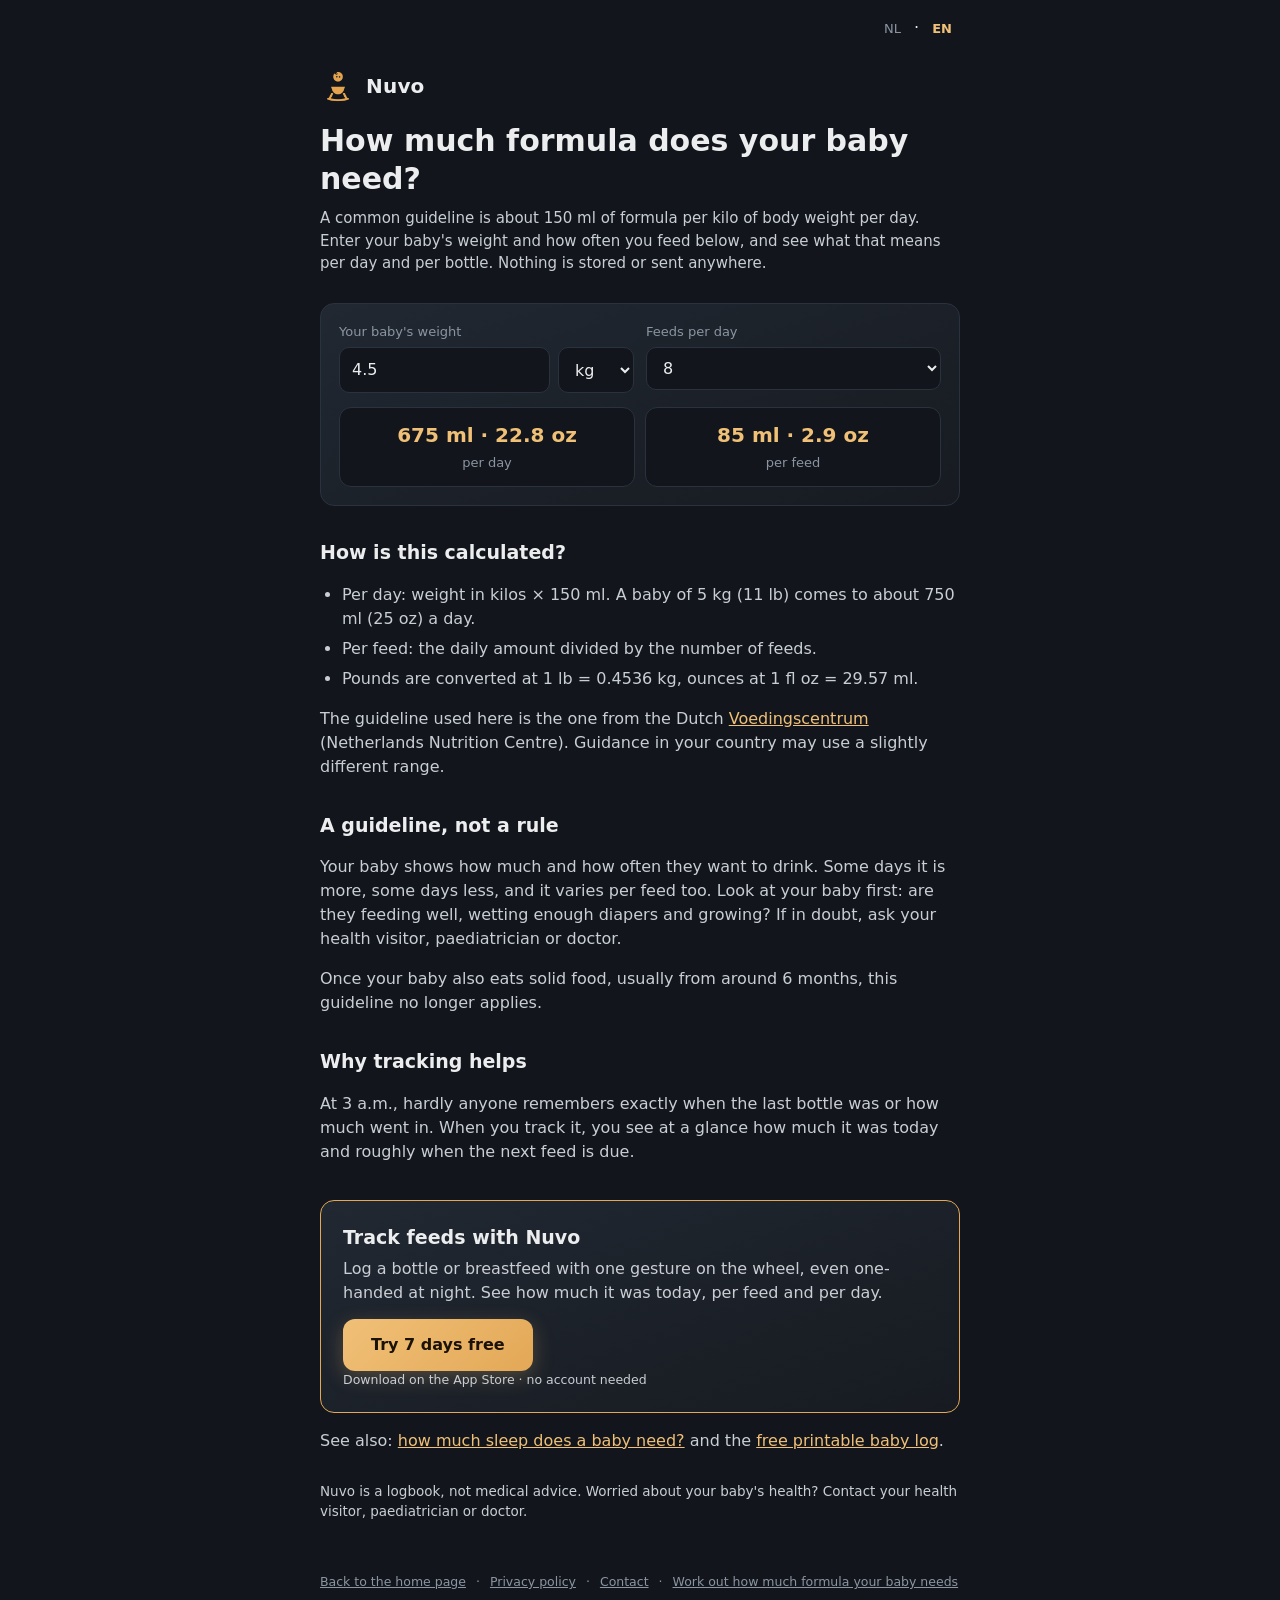
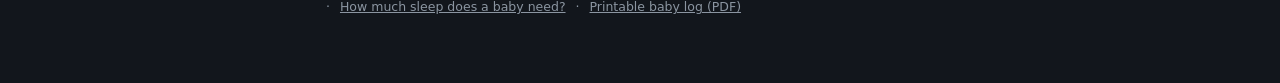
<file: en/formula-calculator/index.html>
<!DOCTYPE html>
<html lang="en">
<head>
<meta charset="UTF-8">
<meta name="viewport" content="width=device-width, initial-scale=1.0">
<title>How much formula does my baby need? Calculator · Nuvo</title>
<meta name="description" content="Free calculator: enter your baby's weight and number of feeds per day and see how much formula per day and per feed fits a common guideline. In ml or oz.">
<link rel="canonical" href="https://nuvoapp.nl/en/formula-calculator/">
<link rel="alternate" hreflang="nl" href="https://nuvoapp.nl/nl/flesvoeding-berekenen/">
<link rel="alternate" hreflang="en" href="https://nuvoapp.nl/en/formula-calculator/">
<link rel="alternate" hreflang="x-default" href="https://nuvoapp.nl/en/formula-calculator/">
<meta property="og:type" content="article">
<meta property="og:site_name" content="Nuvo">
<meta property="og:locale" content="en_US">
<meta property="og:locale:alternate" content="nl_NL">
<meta property="og:url" content="https://nuvoapp.nl/en/formula-calculator/">
<meta property="og:title" content="How much formula does my baby need? Calculator · Nuvo">
<meta property="og:description" content="Free calculator: enter your baby's weight and number of feeds per day and see how much formula per day and per feed fits a common guideline. In ml or oz.">
<meta property="og:image" content="https://nuvoapp.nl/assets/og-en.png">
<meta name="twitter:card" content="summary_large_image">
<link rel="icon" href="/assets/favicon.png">
<meta name="apple-itunes-app" content="app-id=6813427228">
<link rel="stylesheet" href="/assets/style.css">
</head>
<body>

<div class="lang-switch">
  <a href="/nl/flesvoeding-berekenen/?lang=none" hreflang="nl">NL</a> · <a href="/en/formula-calculator/?lang=none" class="active" hreflang="en">EN</a>
</div>

<div class="wrap guide">

  <a class="brand" href="/en/">
    <img src="/assets/icon.png" alt="">
    <span>Nuvo</span>
  </a>

  <h1>How much formula does your baby need?</h1>
  <p class="sub">A common guideline is about 150 ml of formula per kilo of body weight per day. Enter your baby's weight and how often you feed below, and see what that means per day and per bottle. Nothing is stored or sent anywhere.</p>
  <form class="calc" onsubmit="return false">
    <div class="calc-row">
      <label>Your baby's weight<span class="calc-weight"><input type="number" inputmode="decimal" min="0" step="0.1" id="weight" value="4.5"><select id="unit" aria-label="Unit"><option value="kg">kg</option><option value="lb">lb</option></select></span></label>
      <label>Feeds per day<select id="feeds"><option value="5">5</option><option value="6">6</option><option value="7">7</option><option value="8" selected>8</option><option value="9">9</option><option value="10">10</option><option value="11">11</option><option value="12">12</option></select></label>
    </div>
    <div class="calc-result" aria-live="polite">
      <div><b id="r-day">–</b><span>per day</span></div>
      <div><b id="r-feed">–</b><span>per feed</span></div>
    </div>
  </form>
<script>
(function () {
  var units = true;
  var fmt = new Intl.NumberFormat('en-GB', { maximumFractionDigits: 0 });
  var fmt1 = new Intl.NumberFormat('en-GB', { maximumFractionDigits: 1 });
  function update() {
    var w = parseFloat(String(document.getElementById('weight').value).replace(',', '.'));
    if (!isFinite(w) || w <= 0) w = 0;
    var unit = document.getElementById('unit');
    var kg = unit && unit.value === 'lb' ? w * 0.4536 : w;
    var feeds = parseInt(document.getElementById('feeds').value, 10) || 8;
    var day = kg * 150;
    var feed = Math.round(day / feeds / 5) * 5;
    var oz = function (ml) { return ' · ' + fmt1.format(ml / 29.57) + ' oz'; };
    document.getElementById('r-day').textContent = fmt.format(day) + ' ml' + (units ? oz(day) : '');
    document.getElementById('r-feed').textContent = fmt.format(feed) + ' ml' + (units ? oz(feed) : '');
  }
  document.querySelector('.calc').addEventListener('input', update);
  document.querySelector('.calc').addEventListener('change', update);
  update();
})();
</script>

  <h2>How is this calculated?</h2>
  <ul><li>Per day: weight in kilos × 150 ml. A baby of 5 kg (11 lb) comes to about 750 ml (25 oz) a day.</li><li>Per feed: the daily amount divided by the number of feeds.</li><li>Pounds are converted at 1 lb = 0.4536 kg, ounces at 1 fl oz = 29.57 ml.</li></ul>
  <p>The guideline used here is the one from the Dutch <a href="https://www.voedingscentrum.nl/nl/zwanger-en-kind/borstvoeding-en-flesvoeding/flesvoeding-geven/hoeveel-flesvoeding-heeft-mijn-baby-nodig-.aspx" rel="noopener">Voedingscentrum</a> (Netherlands Nutrition Centre). Guidance in your country may use a slightly different range.</p>

  <h2>A guideline, not a rule</h2>
  <p>Your baby shows how much and how often they want to drink. Some days it is more, some days less, and it varies per feed too. Look at your baby first: are they feeding well, wetting enough diapers and growing? If in doubt, ask your health visitor, paediatrician or doctor.</p>
  <p>Once your baby also eats solid food, usually from around 6 months, this guideline no longer applies.</p>

  <h2>Why tracking helps</h2>
  <p>At 3 a.m., hardly anyone remembers exactly when the last bottle was or how much went in. When you track it, you see at a glance how much it was today and roughly when the next feed is due.</p>

  <section class="appbox">
    <h2>Track feeds with Nuvo</h2>
    <p>Log a bottle or breastfeed with one gesture on the wheel, even one-handed at night. See how much it was today, per feed and per day.</p>
    <div class="cta-row">
    <a class="cta" href="https://apps.apple.com/app/id6813427228?pt=129476149&ct=formula-calculator&mt=8">Try 7 days free</a>
    <p class="cta-note">Download on the App Store · no account needed</p>
  </div>
  </section>

  <p>See also: <a href="/en/baby-sleep-by-age/">how much sleep does a baby need?</a> and the <a href="/en/baby-log/">free printable baby log</a>.</p>
  <p class="honest">Nuvo is a logbook, not medical advice. Worried about your baby's health? Contact your health visitor, paediatrician or doctor.</p>

  <footer>
    <a href="/en/">Back to the home page</a>
    <span class="sep">·</span>
    <a href="/en/privacy/">Privacy policy</a>
    <span class="sep">·</span>
    <a href="mailto:wmtmbu@proton.me">Contact</a>
    <span class="sep">·</span>
    <a href="/en/formula-calculator/">Work out how much formula your baby needs</a>
    <span class="sep">·</span>
    <a href="/en/baby-sleep-by-age/">How much sleep does a baby need?</a>
    <span class="sep">·</span>
    <a href="/en/baby-log/">Printable baby log (PDF)</a>
  </footer>

</div>
</body>
</html>
</file>
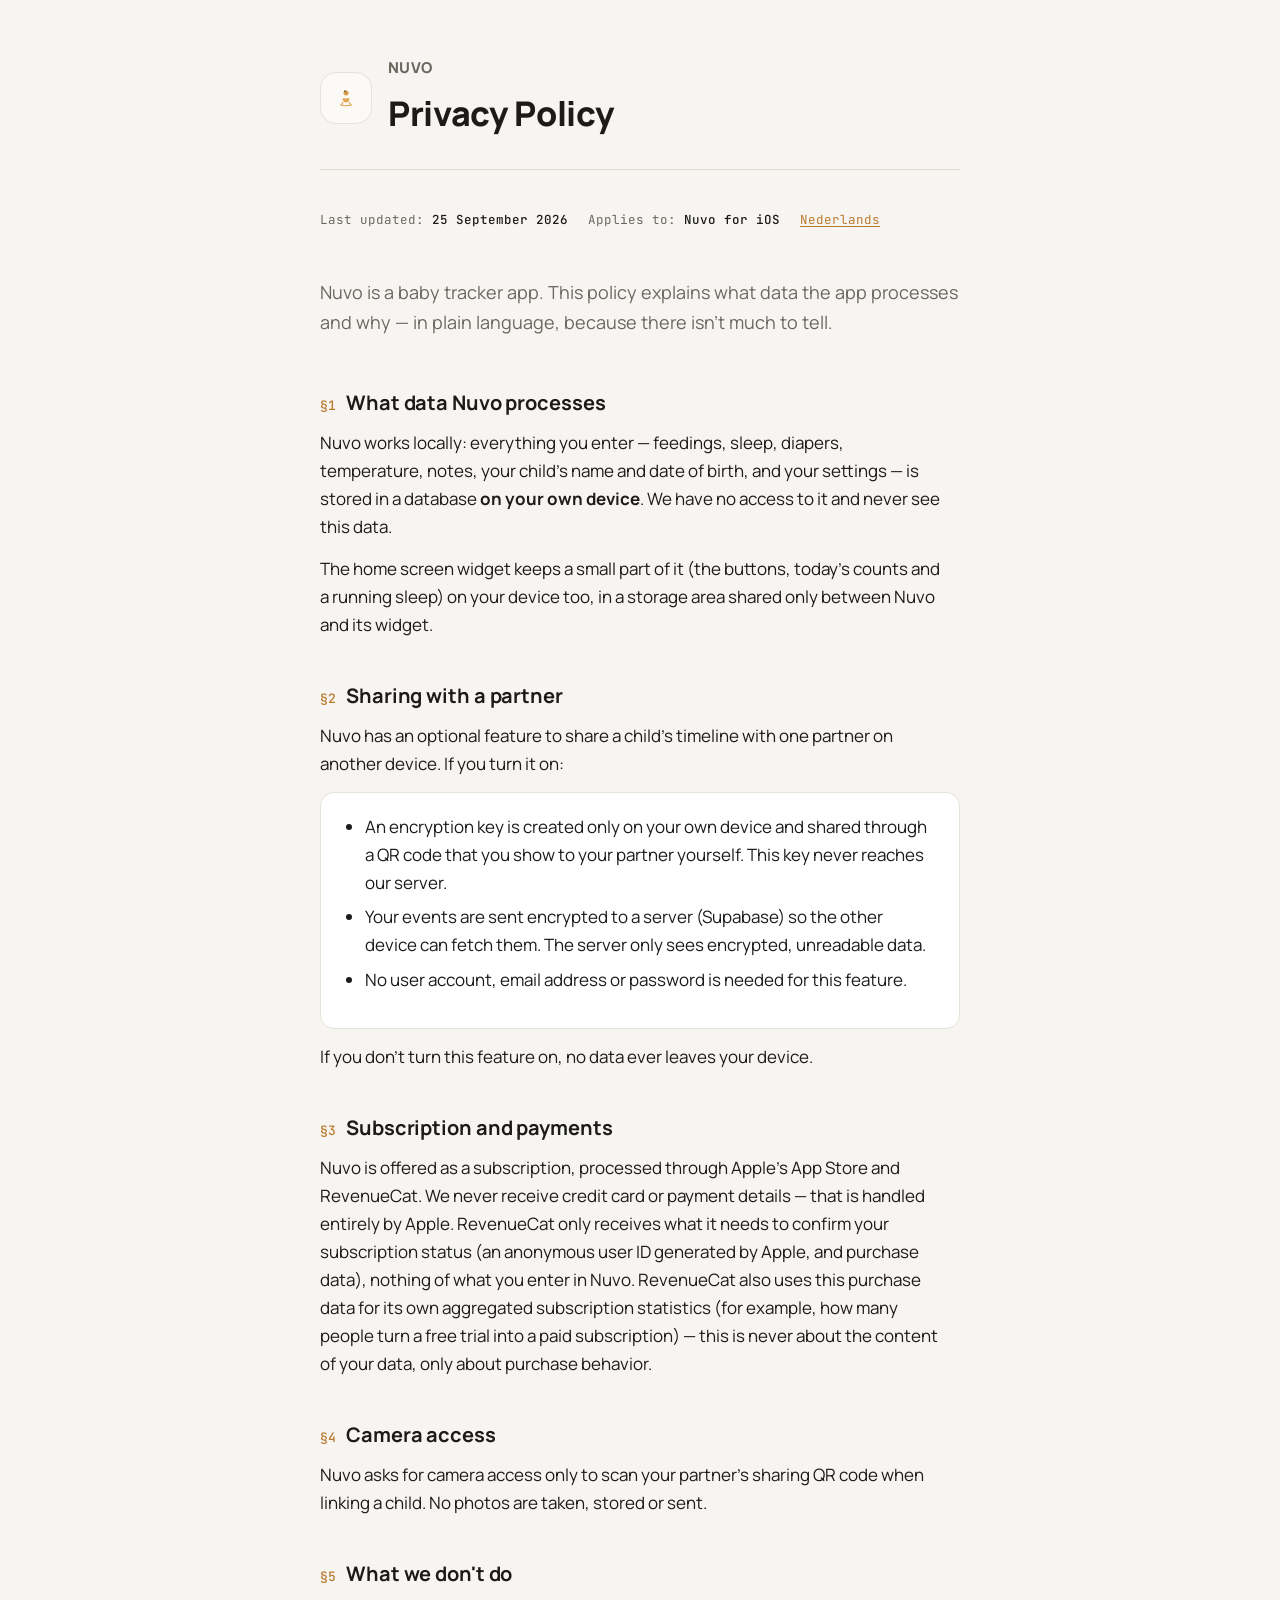
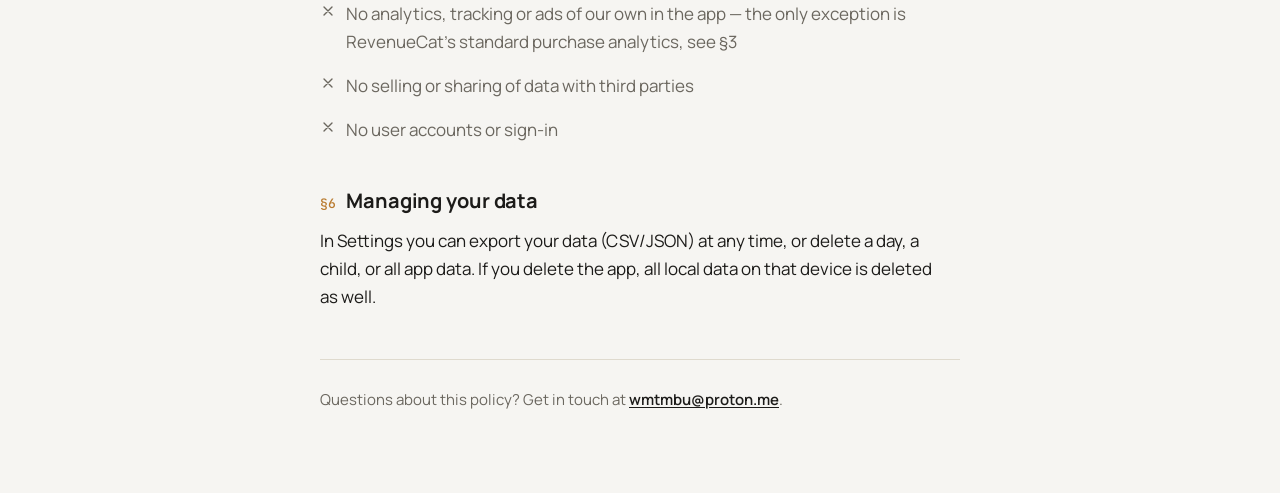
<file: en/privacy/index.html>
<!doctype html>
<html lang="en">
<head>
<meta charset="utf-8">
<meta name="viewport" content="width=device-width, initial-scale=1">
<title>Nuvo — Privacy Policy</title>
<meta name="description" content="What data the Nuvo baby tracker app processes and why: stored on your device, no account, no tracking.">
<link rel="canonical" href="https://nuvoapp.nl/en/privacy/">
<link rel="alternate" hreflang="nl" href="https://nuvoapp.nl/nl/privacy/">
<link rel="alternate" hreflang="en" href="https://nuvoapp.nl/en/privacy/">
<link rel="alternate" hreflang="x-default" href="https://nuvoapp.nl/privacy/">
<link rel="icon" href="/assets/favicon.png">
<link rel="stylesheet" href="https://fonts.googleapis.com/css2?family=Manrope:wght@400;500;600;700;800&family=JetBrains+Mono:wght@500&display=swap">
<style>
  :root {
    --bg: #F6F5F2;
    --surface: #FFFFFF;
    --surface-2: #FBFAF7;
    --text: #1C1B19;
    --muted: #6B675F;
    --accent: #B97A2E;
    --border: #E7E3DB;
    --rule: #DFDACE;
  }
  @media (prefers-color-scheme: dark) {
    :root {
      --bg: #12161C;
      --surface: #1A2029;
      --surface-2: #171C24;
      --text: #ECEDEE;
      --muted: #9099A6;
      --accent: #E3A857;
      --border: #2A313C;
      --rule: #262D38;
    }
  }

  * { box-sizing: border-box; }

  body {
    margin: 0;
    background: var(--bg);
    color: var(--text);
    font-family: 'Manrope', system-ui, -apple-system, sans-serif;
    font-size: 17px;
    line-height: 1.65;
    -webkit-font-smoothing: antialiased;
  }

  a { color: var(--accent); text-decoration-thickness: 1px; text-underline-offset: 2px; }
  a:hover { text-decoration-color: var(--accent); }

  .page {
    max-width: 680px;
    margin: 0 auto;
    padding: 56px 20px 80px;
  }

  .masthead {
    display: flex;
    align-items: center;
    gap: 16px;
    padding-bottom: 28px;
    border-bottom: 1px solid var(--rule);
    margin-bottom: 40px;
  }
  .mark {
    width: 52px;
    height: 52px;
    border-radius: 16px;
    background: var(--surface-2);
    border: 1px solid var(--border);
    display: flex;
    align-items: center;
    justify-content: center;
    flex-shrink: 0;
  }
  .mark img { width: 34px; height: 34px; object-fit: contain; }
  .masthead-text { display: flex; flex-direction: column; gap: 4px; min-width: 0; }
  .wordmark {
    text-decoration: none;
    font-weight: 800;
    font-size: 15px;
    letter-spacing: 0.02em;
    color: var(--muted);
    text-transform: uppercase;
  }
  h1 {
    margin: 0;
    font-size: clamp(28px, 5vw, 34px);
    font-weight: 800;
    letter-spacing: -0.01em;
    text-wrap: balance;
  }

  .meta {
    display: flex;
    flex-wrap: wrap;
    gap: 8px 20px;
    margin-bottom: 48px;
    font-family: 'JetBrains Mono', ui-monospace, monospace;
    font-size: 12.5px;
    color: var(--muted);
  }
  .meta span { white-space: nowrap; }
  .meta b { color: var(--text); font-weight: 500; }

  .lede {
    font-size: 18px;
    color: var(--muted);
    max-width: 58ch;
    margin: 0 0 48px;
  }

  section { margin-bottom: 40px; }
  section:last-of-type { margin-bottom: 0; }

  .eyebrow {
    display: flex;
    align-items: baseline;
    gap: 10px;
    margin-bottom: 10px;
  }
  .num {
    font-family: 'JetBrains Mono', ui-monospace, monospace;
    font-size: 13px;
    font-weight: 500;
    color: var(--accent);
  }
  h2 {
    margin: 0;
    font-size: 20px;
    font-weight: 700;
    letter-spacing: -0.005em;
  }

  section p { margin: 0 0 14px; max-width: 62ch; }
  section p:last-child { margin-bottom: 0; }
  section ul { margin: 0 0 14px; padding-left: 22px; max-width: 62ch; }
  section li { margin-bottom: 6px; }
  section li:last-child { margin-bottom: 0; }

  .card {
    background: var(--surface);
    border: 1px solid var(--border);
    border-radius: 14px;
    padding: 20px 22px;
  }

  .not-list {
    display: grid;
    gap: 10px;
    list-style: none;
    padding: 0;
    margin: 0;
  }
  .not-list li {
    display: flex;
    align-items: flex-start;
    gap: 10px;
    color: var(--muted);
  }
  .not-list svg { flex-shrink: 0; margin-top: 3px; }

  .contact {
    border-top: 1px solid var(--rule);
    padding-top: 28px;
    margin-top: 48px;
    color: var(--muted);
    font-size: 15px;
  }
  .contact a { color: var(--text); font-weight: 600; }

  @media (max-width: 420px) {
    .page { padding: 40px 16px 64px; }
    .lede { font-size: 16.5px; }
  }
</style>
</head>
<body>
<div class="page">

  <div class="masthead">
    <div class="mark"><img src="/assets/splash-icon.png" alt=""></div>
    <div class="masthead-text">
      <a class="wordmark" href="/en/">Nuvo</a>
      <h1>Privacy Policy</h1>
    </div>
  </div>

  <div class="meta">
    <span>Last updated: <b>25 September 2026</b></span>
    <span>Applies to: <b>Nuvo for iOS</b></span>
    <span><a href="/nl/privacy/" hreflang="nl" lang="nl">Nederlands</a></span>
  </div>

  <p class="lede">Nuvo is a baby tracker app. This policy explains what data the app processes and why — in plain language, because there isn't much to tell.</p>

  <section>
    <div class="eyebrow"><span class="num">§1</span><h2>What data Nuvo processes</h2></div>
    <p>Nuvo works locally: everything you enter — feedings, sleep, diapers, temperature, notes, your child's name and date of birth, and your settings — is stored in a database <strong>on your own device</strong>. We have no access to it and never see this data.</p>
    <p>The home screen widget keeps a small part of it (the buttons, today's counts and a running sleep) on your device too, in a storage area shared only between Nuvo and its widget.</p>
  </section>

  <section>
    <div class="eyebrow"><span class="num">§2</span><h2>Sharing with a partner</h2></div>
    <p>Nuvo has an optional feature to share a child's timeline with one partner on another device. If you turn it on:</p>
    <div class="card">
      <ul>
        <li>An encryption key is created only on your own device and shared through a QR code that you show to your partner yourself. This key never reaches our server.</li>
        <li>Your events are sent encrypted to a server (Supabase) so the other device can fetch them. The server only sees encrypted, unreadable data.</li>
        <li>No user account, email address or password is needed for this feature.</li>
      </ul>
    </div>
    <p style="margin-top: 14px;">If you don't turn this feature on, no data ever leaves your device.</p>
  </section>

  <section>
    <div class="eyebrow"><span class="num">§3</span><h2>Subscription and payments</h2></div>
    <p>Nuvo is offered as a subscription, processed through Apple's App Store and RevenueCat. We never receive credit card or payment details — that is handled entirely by Apple. RevenueCat only receives what it needs to confirm your subscription status (an anonymous user ID generated by Apple, and purchase data), nothing of what you enter in Nuvo. RevenueCat also uses this purchase data for its own aggregated subscription statistics (for example, how many people turn a free trial into a paid subscription) — this is never about the content of your data, only about purchase behavior.</p>
  </section>

  <section>
    <div class="eyebrow"><span class="num">§4</span><h2>Camera access</h2></div>
    <p>Nuvo asks for camera access only to scan your partner's sharing QR code when linking a child. No photos are taken, stored or sent.</p>
  </section>

  <section>
    <div class="eyebrow"><span class="num">§5</span><h2>What we don't do</h2></div>
    <ul class="not-list">
      <li><svg width="16" height="16" viewBox="0 0 24 24" fill="none" stroke="currentColor" stroke-width="2" stroke-linecap="round"><path d="M6 6l12 12M18 6L6 18"/></svg>No analytics, tracking or ads of our own in the app — the only exception is RevenueCat's standard purchase analytics, see §3</li>
      <li><svg width="16" height="16" viewBox="0 0 24 24" fill="none" stroke="currentColor" stroke-width="2" stroke-linecap="round"><path d="M6 6l12 12M18 6L6 18"/></svg>No selling or sharing of data with third parties</li>
      <li><svg width="16" height="16" viewBox="0 0 24 24" fill="none" stroke="currentColor" stroke-width="2" stroke-linecap="round"><path d="M6 6l12 12M18 6L6 18"/></svg>No user accounts or sign-in</li>
    </ul>
  </section>

  <section>
    <div class="eyebrow"><span class="num">§6</span><h2>Managing your data</h2></div>
    <p>In Settings you can export your data (CSV/JSON) at any time, or delete a day, a child, or all app data. If you delete the app, all local data on that device is deleted as well.</p>
  </section>

  <div class="contact">
    Questions about this policy? Get in touch at <a href="mailto:wmtmbu@proton.me">wmtmbu@proton.me</a>.
  </div>

</div>
</body>
</html>
</file>
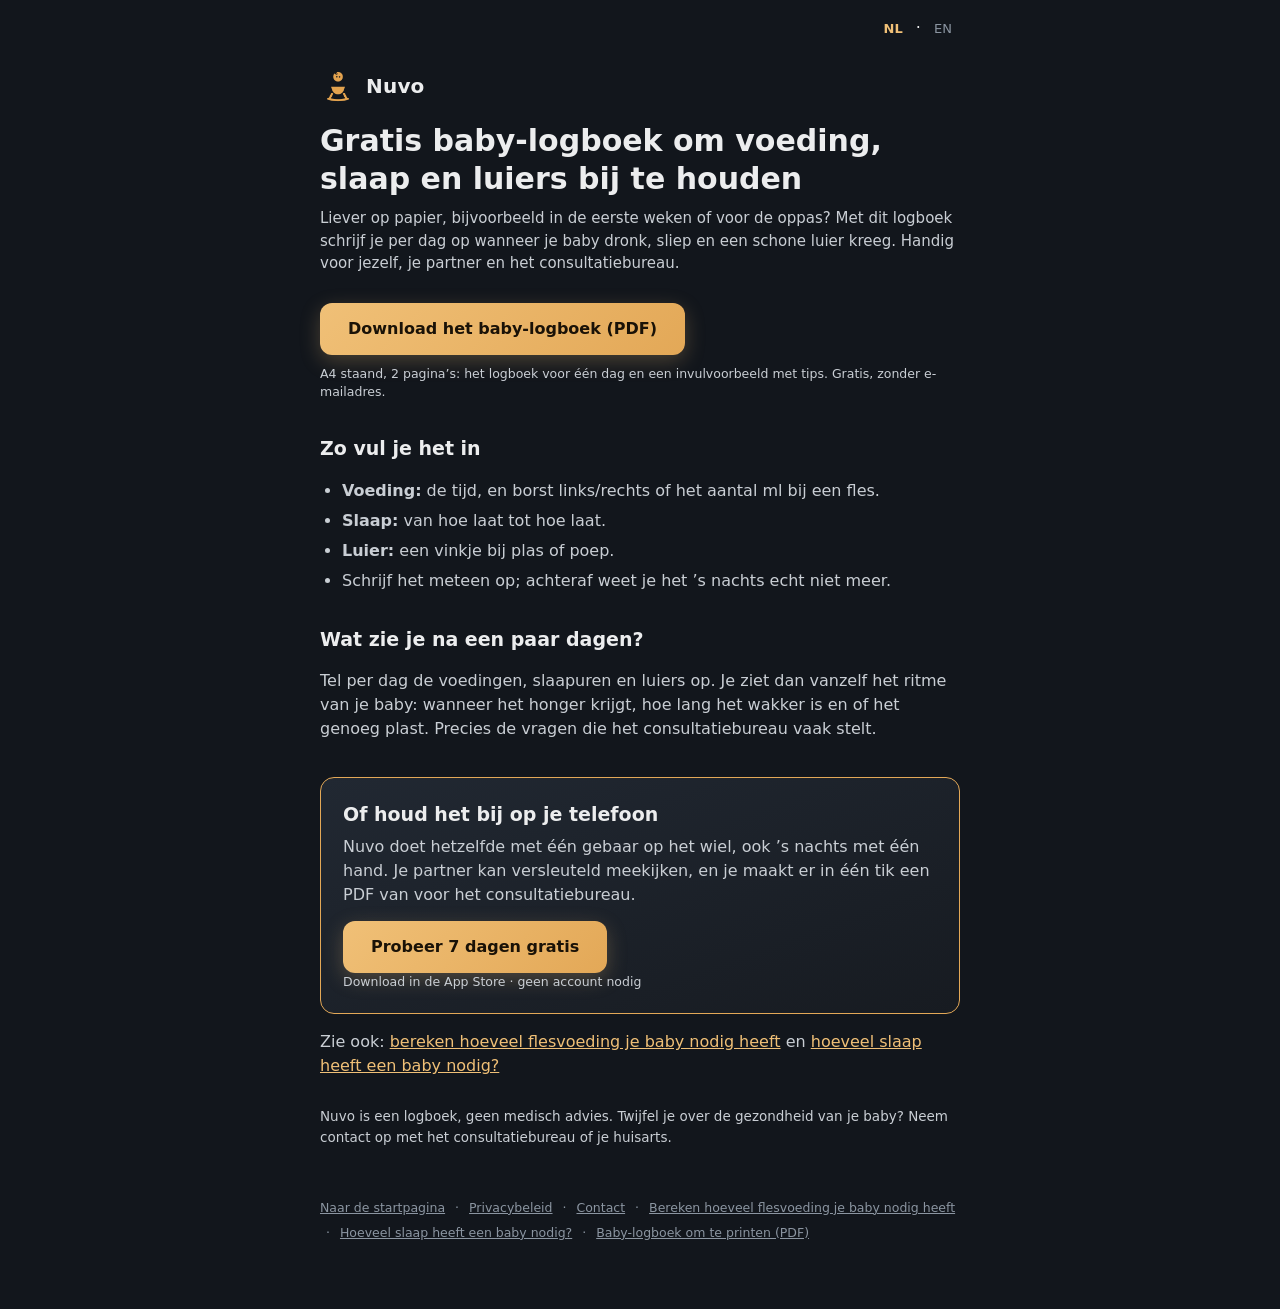
<file: nl/baby-logboek/index.html>
<!DOCTYPE html>
<html lang="nl">
<head>
<meta charset="UTF-8">
<meta name="viewport" content="width=device-width, initial-scale=1.0">
<title>Gratis baby-logboek: voeding, slaap en luiers bijhouden (PDF) · Nuvo</title>
<meta name="description" content="Download een gratis baby-logboek om per dag voedingen, slaapjes en luiers bij te houden. Handig voor de eerste weken, voor je partner of het consultatiebureau. Om te printen, zonder e-mailadres.">
<link rel="canonical" href="https://nuvoapp.nl/nl/baby-logboek/">
<link rel="alternate" hreflang="nl" href="https://nuvoapp.nl/nl/baby-logboek/">
<link rel="alternate" hreflang="en" href="https://nuvoapp.nl/en/baby-log/">
<link rel="alternate" hreflang="x-default" href="https://nuvoapp.nl/en/baby-log/">
<meta property="og:type" content="article">
<meta property="og:site_name" content="Nuvo">
<meta property="og:locale" content="nl_NL">
<meta property="og:locale:alternate" content="en_US">
<meta property="og:url" content="https://nuvoapp.nl/nl/baby-logboek/">
<meta property="og:title" content="Gratis baby-logboek: voeding, slaap en luiers bijhouden (PDF) · Nuvo">
<meta property="og:description" content="Download een gratis baby-logboek om per dag voedingen, slaapjes en luiers bij te houden. Handig voor de eerste weken, voor je partner of het consultatiebureau. Om te printen, zonder e-mailadres.">
<meta property="og:image" content="https://nuvoapp.nl/assets/og-nl.png">
<meta name="twitter:card" content="summary_large_image">
<link rel="icon" href="/assets/favicon.png">
<meta name="apple-itunes-app" content="app-id=6813427228">
<link rel="stylesheet" href="/assets/style.css">
</head>
<body>

<div class="lang-switch">
  <a href="/nl/baby-logboek/?lang=none" class="active" hreflang="nl">NL</a> · <a href="/en/baby-log/?lang=none" hreflang="en">EN</a>
</div>

<div class="wrap guide">

  <a class="brand" href="/nl/">
    <img src="/assets/icon.png" alt="">
    <span>Nuvo</span>
  </a>

  <h1>Gratis baby-logboek om voeding, slaap en luiers bij te houden</h1>
  <p class="sub">Liever op papier, bijvoorbeeld in de eerste weken of voor de oppas? Met dit logboek schrijf je per dag op wanneer je baby dronk, sliep en een schone luier kreeg. Handig voor jezelf, je partner en het consultatiebureau.</p>
  <p class="download"><a class="cta" href="/assets/baby-logboek.pdf" download>Download het baby-logboek (PDF)</a></p>
  <p class="cta-note">A4 staand, 2 pagina’s: het logboek voor één dag en een invulvoorbeeld met tips. Gratis, zonder e-mailadres.</p>

  <h2>Zo vul je het in</h2>
  <ul><li><b>Voeding:</b> de tijd, en borst links/rechts of het aantal ml bij een fles.</li><li><b>Slaap:</b> van hoe laat tot hoe laat.</li><li><b>Luier:</b> een vinkje bij plas of poep.</li><li>Schrijf het meteen op; achteraf weet je het ’s nachts echt niet meer.</li></ul>

  <h2>Wat zie je na een paar dagen?</h2>
  <p>Tel per dag de voedingen, slaapuren en luiers op. Je ziet dan vanzelf het ritme van je baby: wanneer het honger krijgt, hoe lang het wakker is en of het genoeg plast. Precies de vragen die het consultatiebureau vaak stelt.</p>

  <section class="appbox">
    <h2>Of houd het bij op je telefoon</h2>
    <p>Nuvo doet hetzelfde met één gebaar op het wiel, ook ’s nachts met één hand. Je partner kan versleuteld meekijken, en je maakt er in één tik een PDF van voor het consultatiebureau.</p>
    <div class="cta-row">
    <a class="cta" href="https://apps.apple.com/app/id6813427228?pt=129476149&ct=baby-logboek&mt=8">Probeer 7 dagen gratis</a>
    <p class="cta-note">Download in de App Store · geen account nodig</p>
  </div>
  </section>

  <p>Zie ook: <a href="/nl/flesvoeding-berekenen/">bereken hoeveel flesvoeding je baby nodig heeft</a> en <a href="/nl/hoeveel-slaap-baby/">hoeveel slaap heeft een baby nodig?</a></p>
  <p class="honest">Nuvo is een logboek, geen medisch advies. Twijfel je over de gezondheid van je baby? Neem contact op met het consultatiebureau of je huisarts.</p>

  <footer>
    <a href="/nl/">Naar de startpagina</a>
    <span class="sep">·</span>
    <a href="/nl/privacy/">Privacybeleid</a>
    <span class="sep">·</span>
    <a href="mailto:wmtmbu@proton.me">Contact</a>
    <span class="sep">·</span>
    <a href="/nl/flesvoeding-berekenen/">Bereken hoeveel flesvoeding je baby nodig heeft</a>
    <span class="sep">·</span>
    <a href="/nl/hoeveel-slaap-baby/">Hoeveel slaap heeft een baby nodig?</a>
    <span class="sep">·</span>
    <a href="/nl/baby-logboek/">Baby-logboek om te printen (PDF)</a>
  </footer>

</div>
</body>
</html>
</file>
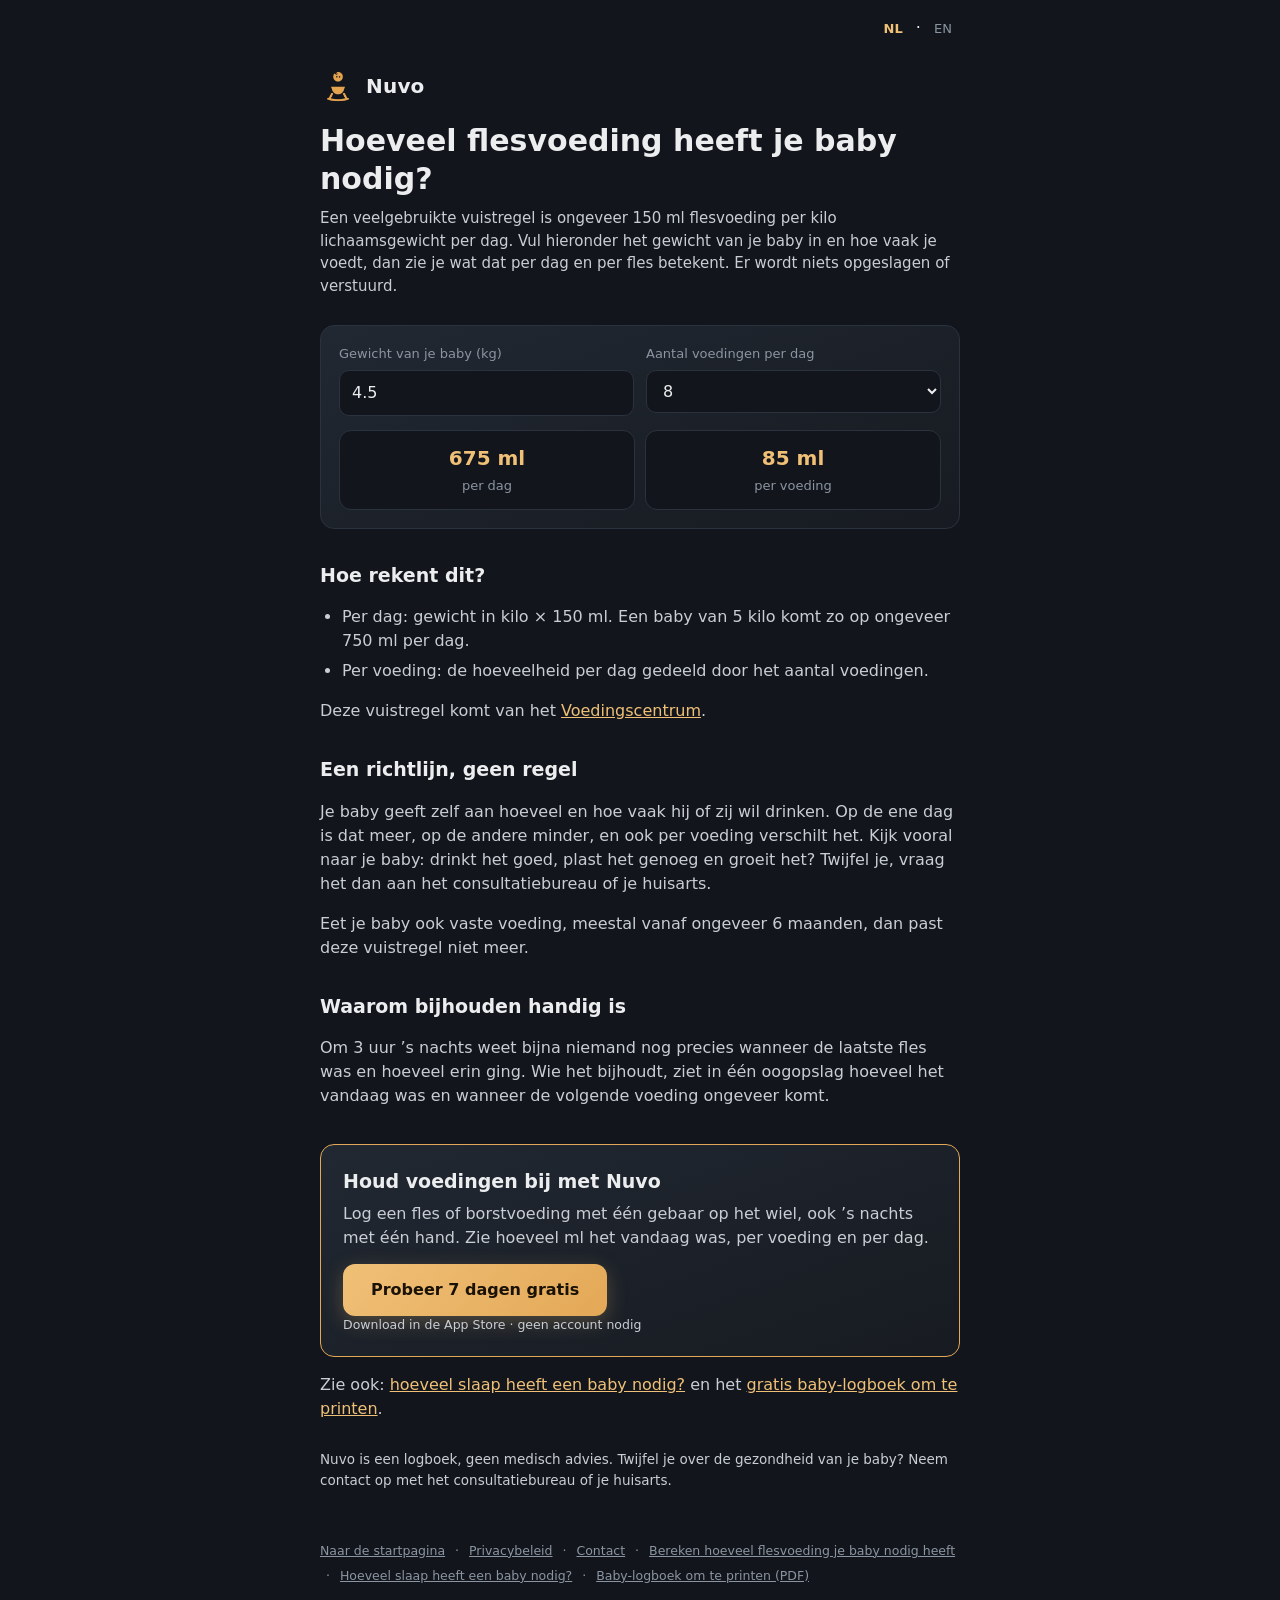
<file: nl/flesvoeding-berekenen/index.html>
<!DOCTYPE html>
<html lang="nl">
<head>
<meta charset="UTF-8">
<meta name="viewport" content="width=device-width, initial-scale=1.0">
<title>Hoeveel flesvoeding heeft mijn baby nodig? Bereken het · Nuvo</title>
<meta name="description" content="Gratis calculator: vul het gewicht van je baby en het aantal voedingen per dag in en zie hoeveel ml flesvoeding per dag en per voeding past bij de vuistregel van het Voedingscentrum.">
<link rel="canonical" href="https://nuvoapp.nl/nl/flesvoeding-berekenen/">
<link rel="alternate" hreflang="nl" href="https://nuvoapp.nl/nl/flesvoeding-berekenen/">
<link rel="alternate" hreflang="en" href="https://nuvoapp.nl/en/formula-calculator/">
<link rel="alternate" hreflang="x-default" href="https://nuvoapp.nl/en/formula-calculator/">
<meta property="og:type" content="article">
<meta property="og:site_name" content="Nuvo">
<meta property="og:locale" content="nl_NL">
<meta property="og:locale:alternate" content="en_US">
<meta property="og:url" content="https://nuvoapp.nl/nl/flesvoeding-berekenen/">
<meta property="og:title" content="Hoeveel flesvoeding heeft mijn baby nodig? Bereken het · Nuvo">
<meta property="og:description" content="Gratis calculator: vul het gewicht van je baby en het aantal voedingen per dag in en zie hoeveel ml flesvoeding per dag en per voeding past bij de vuistregel van het Voedingscentrum.">
<meta property="og:image" content="https://nuvoapp.nl/assets/og-nl.png">
<meta name="twitter:card" content="summary_large_image">
<link rel="icon" href="/assets/favicon.png">
<meta name="apple-itunes-app" content="app-id=6813427228">
<link rel="stylesheet" href="/assets/style.css">
</head>
<body>

<div class="lang-switch">
  <a href="/nl/flesvoeding-berekenen/?lang=none" class="active" hreflang="nl">NL</a> · <a href="/en/formula-calculator/?lang=none" hreflang="en">EN</a>
</div>

<div class="wrap guide">

  <a class="brand" href="/nl/">
    <img src="/assets/icon.png" alt="">
    <span>Nuvo</span>
  </a>

  <h1>Hoeveel flesvoeding heeft je baby nodig?</h1>
  <p class="sub">Een veelgebruikte vuistregel is ongeveer 150 ml flesvoeding per kilo lichaamsgewicht per dag. Vul hieronder het gewicht van je baby in en hoe vaak je voedt, dan zie je wat dat per dag en per fles betekent. Er wordt niets opgeslagen of verstuurd.</p>
  <form class="calc" onsubmit="return false">
    <div class="calc-row">
      <label>Gewicht van je baby (kg)<span class="calc-weight"><input type="number" inputmode="decimal" min="0" step="0.1" id="weight" value="4.5"></span></label>
      <label>Aantal voedingen per dag<select id="feeds"><option value="5">5</option><option value="6">6</option><option value="7">7</option><option value="8" selected>8</option><option value="9">9</option><option value="10">10</option><option value="11">11</option><option value="12">12</option></select></label>
    </div>
    <div class="calc-result" aria-live="polite">
      <div><b id="r-day">–</b><span>per dag</span></div>
      <div><b id="r-feed">–</b><span>per voeding</span></div>
    </div>
  </form>
<script>
(function () {
  var units = false;
  var fmt = new Intl.NumberFormat('nl-NL', { maximumFractionDigits: 0 });
  var fmt1 = new Intl.NumberFormat('nl-NL', { maximumFractionDigits: 1 });
  function update() {
    var w = parseFloat(String(document.getElementById('weight').value).replace(',', '.'));
    if (!isFinite(w) || w <= 0) w = 0;
    var unit = document.getElementById('unit');
    var kg = unit && unit.value === 'lb' ? w * 0.4536 : w;
    var feeds = parseInt(document.getElementById('feeds').value, 10) || 8;
    var day = kg * 150;
    var feed = Math.round(day / feeds / 5) * 5;
    var oz = function (ml) { return ' · ' + fmt1.format(ml / 29.57) + ' oz'; };
    document.getElementById('r-day').textContent = fmt.format(day) + ' ml' + (units ? oz(day) : '');
    document.getElementById('r-feed').textContent = fmt.format(feed) + ' ml' + (units ? oz(feed) : '');
  }
  document.querySelector('.calc').addEventListener('input', update);
  document.querySelector('.calc').addEventListener('change', update);
  update();
})();
</script>

  <h2>Hoe rekent dit?</h2>
  <ul><li>Per dag: gewicht in kilo × 150 ml. Een baby van 5 kilo komt zo op ongeveer 750 ml per dag.</li><li>Per voeding: de hoeveelheid per dag gedeeld door het aantal voedingen.</li></ul>
  <p>Deze vuistregel komt van het <a href="https://www.voedingscentrum.nl/nl/zwanger-en-kind/borstvoeding-en-flesvoeding/flesvoeding-geven/hoeveel-flesvoeding-heeft-mijn-baby-nodig-.aspx" rel="noopener">Voedingscentrum</a>.</p>

  <h2>Een richtlijn, geen regel</h2>
  <p>Je baby geeft zelf aan hoeveel en hoe vaak hij of zij wil drinken. Op de ene dag is dat meer, op de andere minder, en ook per voeding verschilt het. Kijk vooral naar je baby: drinkt het goed, plast het genoeg en groeit het? Twijfel je, vraag het dan aan het consultatiebureau of je huisarts.</p>
  <p>Eet je baby ook vaste voeding, meestal vanaf ongeveer 6 maanden, dan past deze vuistregel niet meer.</p>

  <h2>Waarom bijhouden handig is</h2>
  <p>Om 3 uur ’s nachts weet bijna niemand nog precies wanneer de laatste fles was en hoeveel erin ging. Wie het bijhoudt, ziet in één oogopslag hoeveel het vandaag was en wanneer de volgende voeding ongeveer komt.</p>

  <section class="appbox">
    <h2>Houd voedingen bij met Nuvo</h2>
    <p>Log een fles of borstvoeding met één gebaar op het wiel, ook ’s nachts met één hand. Zie hoeveel ml het vandaag was, per voeding en per dag.</p>
    <div class="cta-row">
    <a class="cta" href="https://apps.apple.com/app/id6813427228?pt=129476149&ct=flesvoeding-berekenen&mt=8">Probeer 7 dagen gratis</a>
    <p class="cta-note">Download in de App Store · geen account nodig</p>
  </div>
  </section>

  <p>Zie ook: <a href="/nl/hoeveel-slaap-baby/">hoeveel slaap heeft een baby nodig?</a> en het <a href="/nl/baby-logboek/">gratis baby-logboek om te printen</a>.</p>
  <p class="honest">Nuvo is een logboek, geen medisch advies. Twijfel je over de gezondheid van je baby? Neem contact op met het consultatiebureau of je huisarts.</p>

  <footer>
    <a href="/nl/">Naar de startpagina</a>
    <span class="sep">·</span>
    <a href="/nl/privacy/">Privacybeleid</a>
    <span class="sep">·</span>
    <a href="mailto:wmtmbu@proton.me">Contact</a>
    <span class="sep">·</span>
    <a href="/nl/flesvoeding-berekenen/">Bereken hoeveel flesvoeding je baby nodig heeft</a>
    <span class="sep">·</span>
    <a href="/nl/hoeveel-slaap-baby/">Hoeveel slaap heeft een baby nodig?</a>
    <span class="sep">·</span>
    <a href="/nl/baby-logboek/">Baby-logboek om te printen (PDF)</a>
  </footer>

</div>
</body>
</html>
</file>
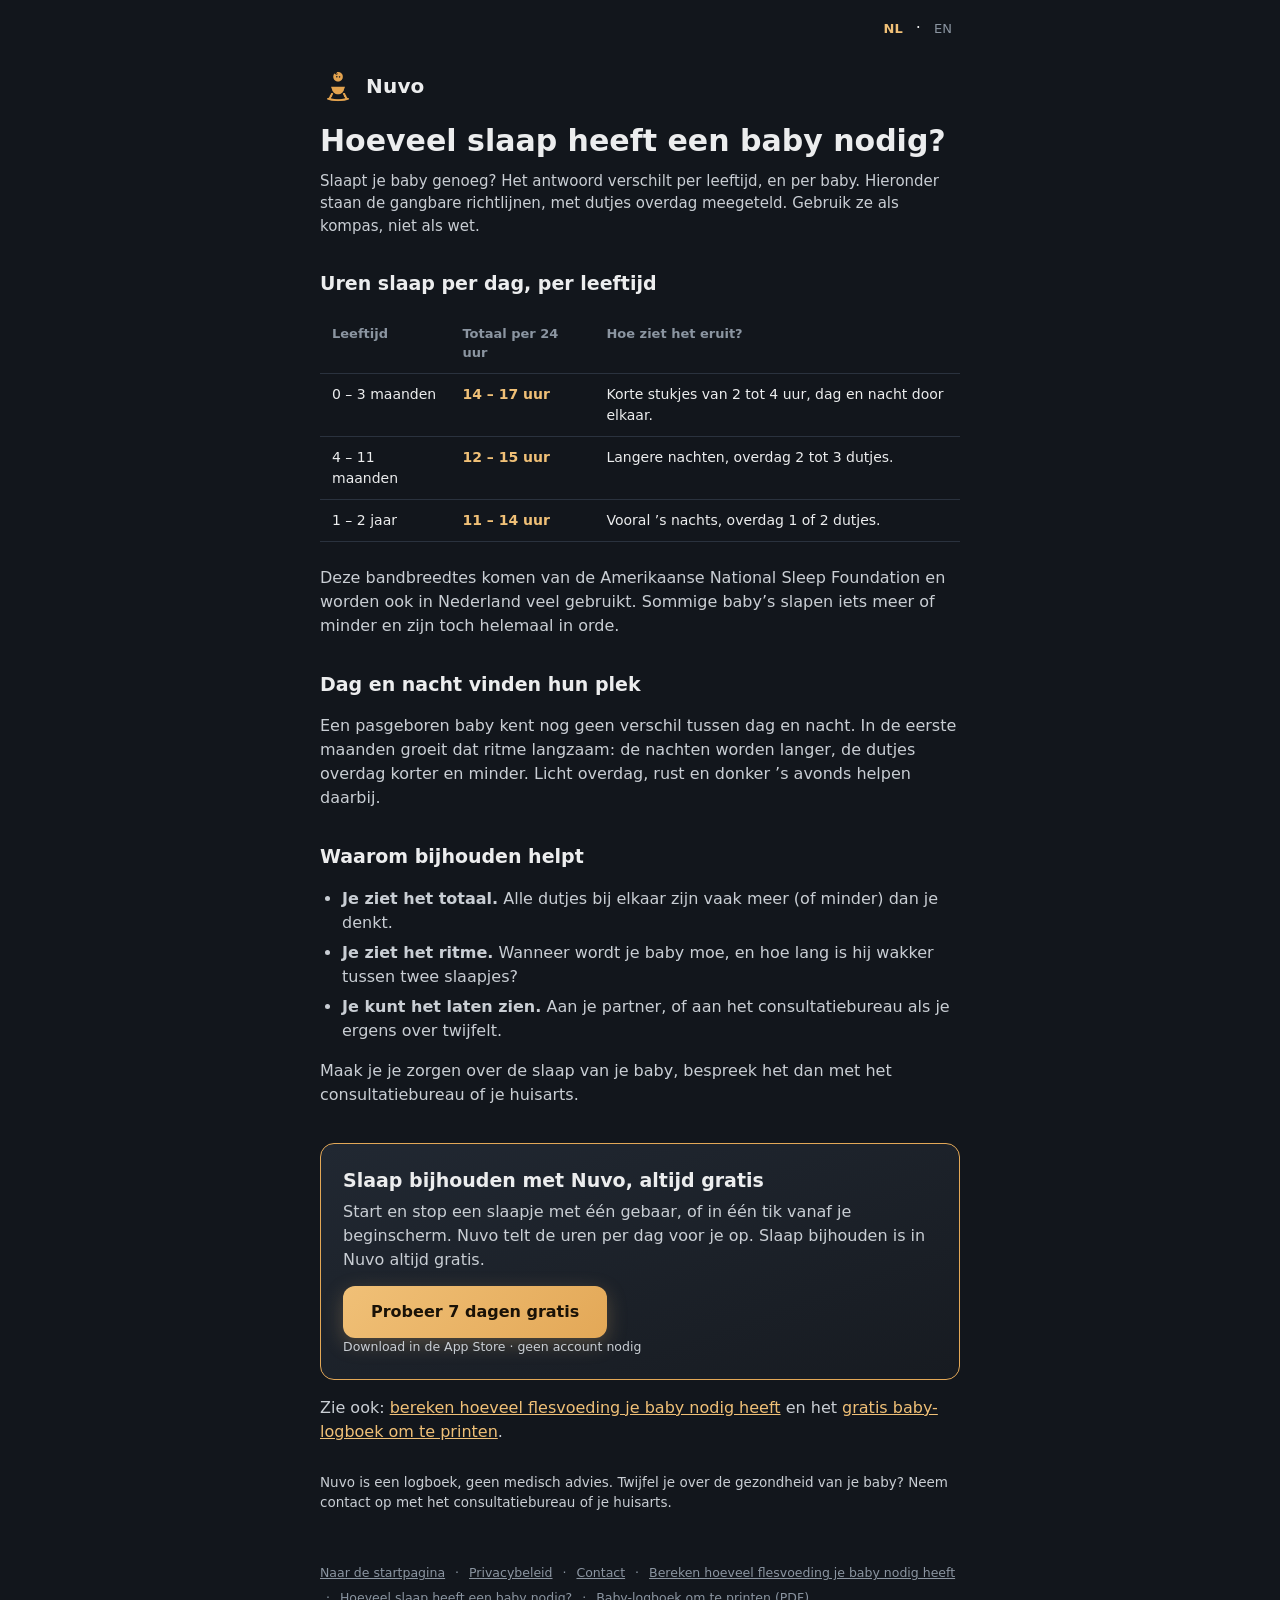
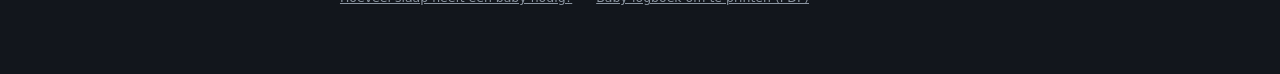
<file: nl/hoeveel-slaap-baby/index.html>
<!DOCTYPE html>
<html lang="nl">
<head>
<meta charset="UTF-8">
<meta name="viewport" content="width=device-width, initial-scale=1.0">
<title>Hoeveel slaap heeft een baby nodig? Uren per leeftijd · Nuvo</title>
<meta name="description" content="Hoeveel uur slaapt een baby per dag? Overzicht per leeftijd, van pasgeboren tot 2 jaar, met dutjes en nachtslaap. Plus waarom bijhouden helpt om het ritme van je baby te zien.">
<link rel="canonical" href="https://nuvoapp.nl/nl/hoeveel-slaap-baby/">
<link rel="alternate" hreflang="nl" href="https://nuvoapp.nl/nl/hoeveel-slaap-baby/">
<link rel="alternate" hreflang="en" href="https://nuvoapp.nl/en/baby-sleep-by-age/">
<link rel="alternate" hreflang="x-default" href="https://nuvoapp.nl/en/baby-sleep-by-age/">
<meta property="og:type" content="article">
<meta property="og:site_name" content="Nuvo">
<meta property="og:locale" content="nl_NL">
<meta property="og:locale:alternate" content="en_US">
<meta property="og:url" content="https://nuvoapp.nl/nl/hoeveel-slaap-baby/">
<meta property="og:title" content="Hoeveel slaap heeft een baby nodig? Uren per leeftijd · Nuvo">
<meta property="og:description" content="Hoeveel uur slaapt een baby per dag? Overzicht per leeftijd, van pasgeboren tot 2 jaar, met dutjes en nachtslaap. Plus waarom bijhouden helpt om het ritme van je baby te zien.">
<meta property="og:image" content="https://nuvoapp.nl/assets/og-nl.png">
<meta name="twitter:card" content="summary_large_image">
<link rel="icon" href="/assets/favicon.png">
<meta name="apple-itunes-app" content="app-id=6813427228">
<link rel="stylesheet" href="/assets/style.css">
</head>
<body>

<div class="lang-switch">
  <a href="/nl/hoeveel-slaap-baby/?lang=none" class="active" hreflang="nl">NL</a> · <a href="/en/baby-sleep-by-age/?lang=none" hreflang="en">EN</a>
</div>

<div class="wrap guide">

  <a class="brand" href="/nl/">
    <img src="/assets/icon.png" alt="">
    <span>Nuvo</span>
  </a>

  <h1>Hoeveel slaap heeft een baby nodig?</h1>
  <p class="sub">Slaapt je baby genoeg? Het antwoord verschilt per leeftijd, en per baby. Hieronder staan de gangbare richtlijnen, met dutjes overdag meegeteld. Gebruik ze als kompas, niet als wet.</p>

  <h2>Uren slaap per dag, per leeftijd</h2>
  <div class="table-wrap"><table>
    <thead><tr><th>Leeftijd</th><th>Totaal per 24 uur</th><th>Hoe ziet het eruit?</th></tr></thead>
    <tbody><tr><td>0 – 3 maanden</td><td>14 – 17 uur</td><td>Korte stukjes van 2 tot 4 uur, dag en nacht door elkaar.</td></tr><tr><td>4 – 11 maanden</td><td>12 – 15 uur</td><td>Langere nachten, overdag 2 tot 3 dutjes.</td></tr><tr><td>1 – 2 jaar</td><td>11 – 14 uur</td><td>Vooral ’s nachts, overdag 1 of 2 dutjes.</td></tr></tbody>
  </table></div>
  <p>Deze bandbreedtes komen van de Amerikaanse National Sleep Foundation en worden ook in Nederland veel gebruikt. Sommige baby’s slapen iets meer of minder en zijn toch helemaal in orde.</p>

  <h2>Dag en nacht vinden hun plek</h2>
  <p>Een pasgeboren baby kent nog geen verschil tussen dag en nacht. In de eerste maanden groeit dat ritme langzaam: de nachten worden langer, de dutjes overdag korter en minder. Licht overdag, rust en donker ’s avonds helpen daarbij.</p>

  <h2>Waarom bijhouden helpt</h2>
  <ul><li><b>Je ziet het totaal.</b> Alle dutjes bij elkaar zijn vaak meer (of minder) dan je denkt.</li><li><b>Je ziet het ritme.</b> Wanneer wordt je baby moe, en hoe lang is hij wakker tussen twee slaapjes?</li><li><b>Je kunt het laten zien.</b> Aan je partner, of aan het consultatiebureau als je ergens over twijfelt.</li></ul>
  <p>Maak je je zorgen over de slaap van je baby, bespreek het dan met het consultatiebureau of je huisarts.</p>

  <section class="appbox">
    <h2>Slaap bijhouden met Nuvo, altijd gratis</h2>
    <p>Start en stop een slaapje met één gebaar, of in één tik vanaf je beginscherm. Nuvo telt de uren per dag voor je op. Slaap bijhouden is in Nuvo altijd gratis.</p>
    <div class="cta-row">
    <a class="cta" href="https://apps.apple.com/app/id6813427228?pt=129476149&ct=hoeveel-slaap-baby&mt=8">Probeer 7 dagen gratis</a>
    <p class="cta-note">Download in de App Store · geen account nodig</p>
  </div>
  </section>

  <p>Zie ook: <a href="/nl/flesvoeding-berekenen/">bereken hoeveel flesvoeding je baby nodig heeft</a> en het <a href="/nl/baby-logboek/">gratis baby-logboek om te printen</a>.</p>
  <p class="honest">Nuvo is een logboek, geen medisch advies. Twijfel je over de gezondheid van je baby? Neem contact op met het consultatiebureau of je huisarts.</p>

  <footer>
    <a href="/nl/">Naar de startpagina</a>
    <span class="sep">·</span>
    <a href="/nl/privacy/">Privacybeleid</a>
    <span class="sep">·</span>
    <a href="mailto:wmtmbu@proton.me">Contact</a>
    <span class="sep">·</span>
    <a href="/nl/flesvoeding-berekenen/">Bereken hoeveel flesvoeding je baby nodig heeft</a>
    <span class="sep">·</span>
    <a href="/nl/hoeveel-slaap-baby/">Hoeveel slaap heeft een baby nodig?</a>
    <span class="sep">·</span>
    <a href="/nl/baby-logboek/">Baby-logboek om te printen (PDF)</a>
  </footer>

</div>
</body>
</html>
</file>
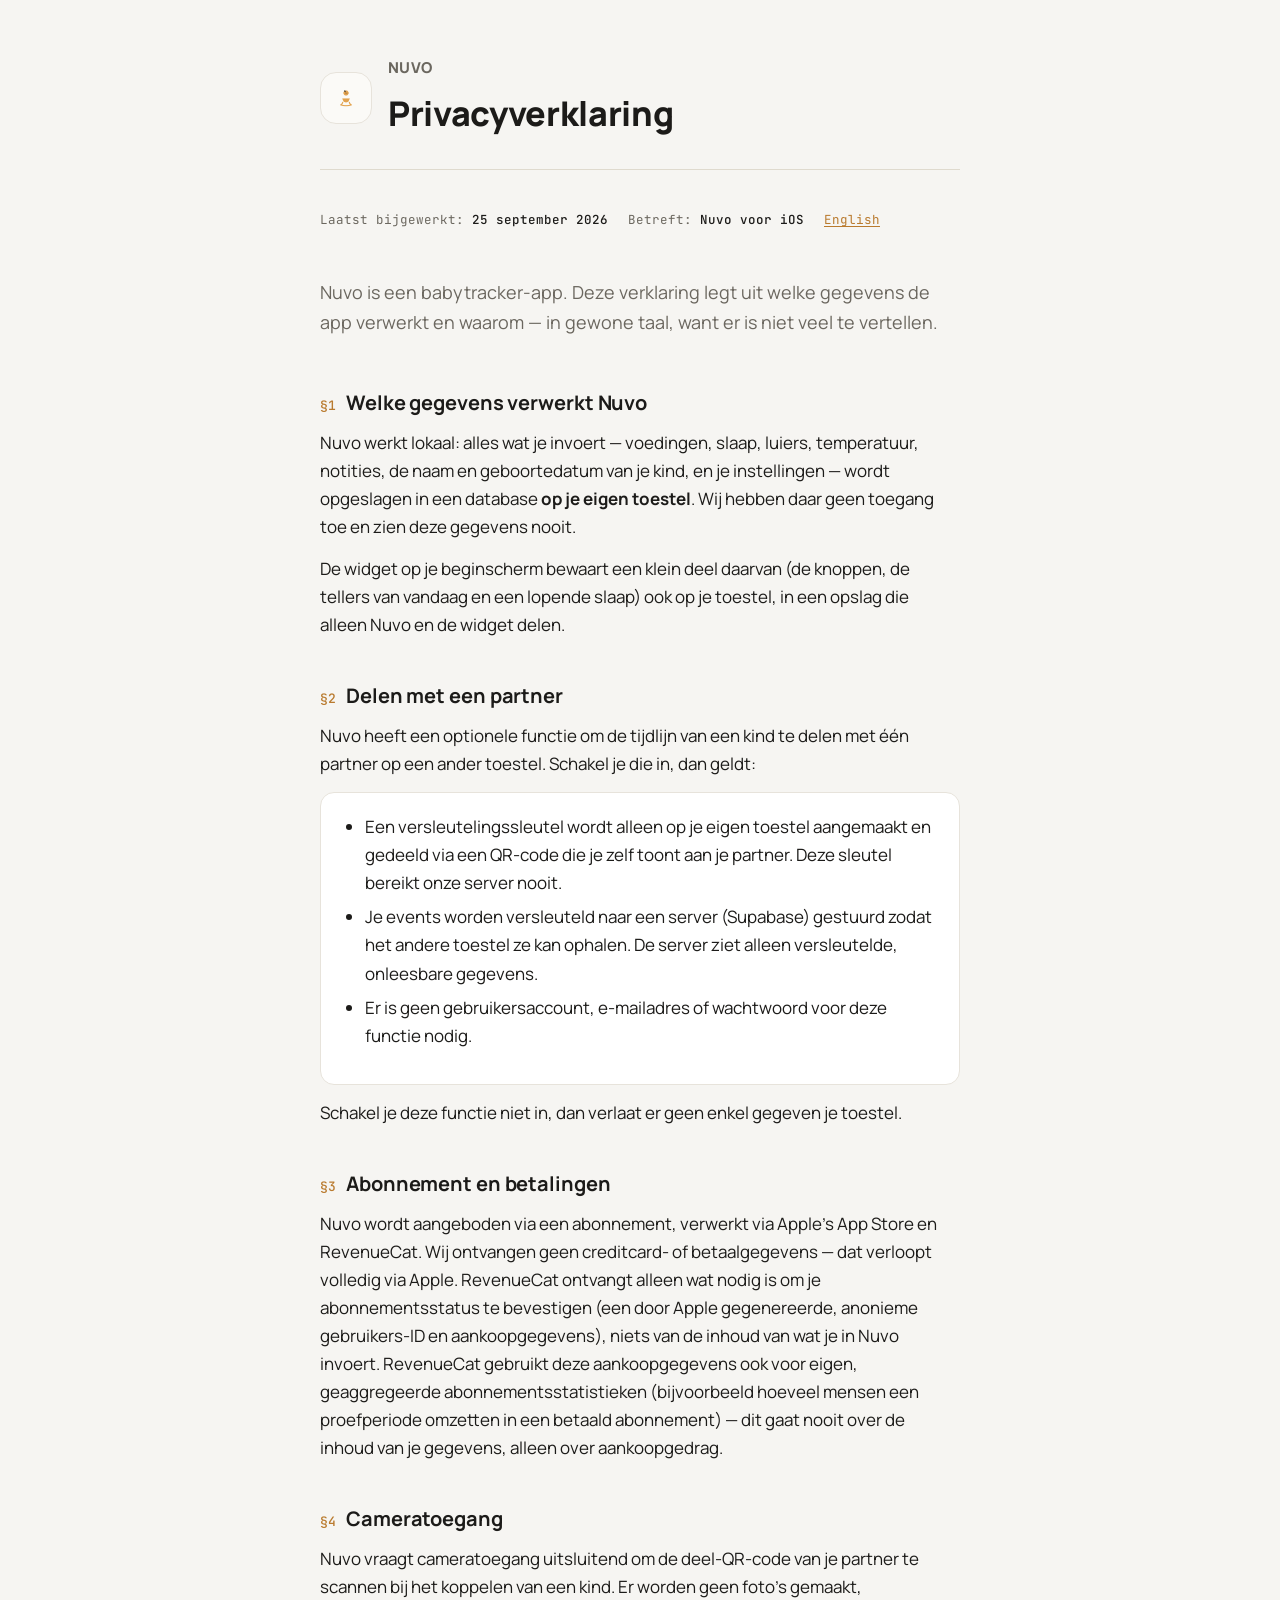
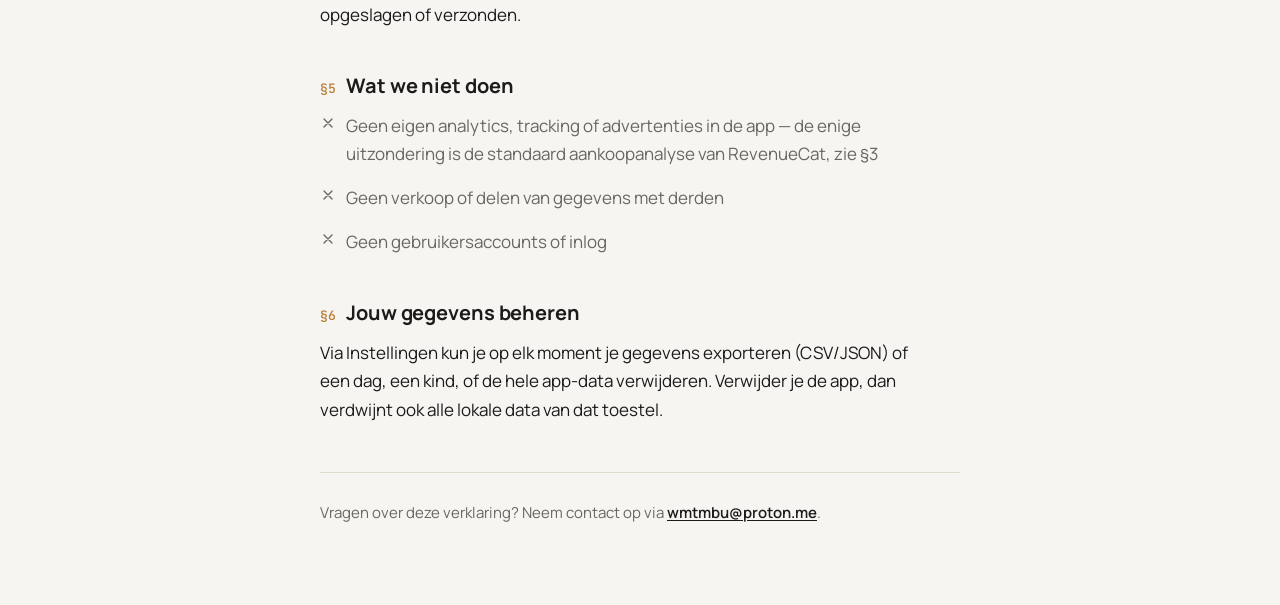
<file: nl/privacy/index.html>
<!doctype html>
<html lang="nl">
<head>
<meta charset="utf-8">
<meta name="viewport" content="width=device-width, initial-scale=1">
<title>Nuvo — Privacyverklaring</title>
<meta name="description" content="Welke gegevens de babytracker-app Nuvo verwerkt en waarom: lokale opslag, geen account, geen tracking.">
<link rel="canonical" href="https://nuvoapp.nl/nl/privacy/">
<link rel="alternate" hreflang="nl" href="https://nuvoapp.nl/nl/privacy/">
<link rel="alternate" hreflang="en" href="https://nuvoapp.nl/en/privacy/">
<link rel="alternate" hreflang="x-default" href="https://nuvoapp.nl/privacy/">
<link rel="icon" href="/assets/favicon.png">
<link rel="stylesheet" href="https://fonts.googleapis.com/css2?family=Manrope:wght@400;500;600;700;800&family=JetBrains+Mono:wght@500&display=swap">
<style>
  :root {
    --bg: #F6F5F2;
    --surface: #FFFFFF;
    --surface-2: #FBFAF7;
    --text: #1C1B19;
    --muted: #6B675F;
    --accent: #B97A2E;
    --border: #E7E3DB;
    --rule: #DFDACE;
  }
  @media (prefers-color-scheme: dark) {
    :root {
      --bg: #12161C;
      --surface: #1A2029;
      --surface-2: #171C24;
      --text: #ECEDEE;
      --muted: #9099A6;
      --accent: #E3A857;
      --border: #2A313C;
      --rule: #262D38;
    }
  }

  * { box-sizing: border-box; }

  body {
    margin: 0;
    background: var(--bg);
    color: var(--text);
    font-family: 'Manrope', system-ui, -apple-system, sans-serif;
    font-size: 17px;
    line-height: 1.65;
    -webkit-font-smoothing: antialiased;
  }

  a { color: var(--accent); text-decoration-thickness: 1px; text-underline-offset: 2px; }
  a:hover { text-decoration-color: var(--accent); }

  .page {
    max-width: 680px;
    margin: 0 auto;
    padding: 56px 20px 80px;
  }

  .masthead {
    display: flex;
    align-items: center;
    gap: 16px;
    padding-bottom: 28px;
    border-bottom: 1px solid var(--rule);
    margin-bottom: 40px;
  }
  .mark {
    width: 52px;
    height: 52px;
    border-radius: 16px;
    background: var(--surface-2);
    border: 1px solid var(--border);
    display: flex;
    align-items: center;
    justify-content: center;
    flex-shrink: 0;
  }
  .mark img { width: 34px; height: 34px; object-fit: contain; }
  .masthead-text { display: flex; flex-direction: column; gap: 4px; min-width: 0; }
  .wordmark {
    text-decoration: none;
    font-weight: 800;
    font-size: 15px;
    letter-spacing: 0.02em;
    color: var(--muted);
    text-transform: uppercase;
  }
  h1 {
    margin: 0;
    font-size: clamp(28px, 5vw, 34px);
    font-weight: 800;
    letter-spacing: -0.01em;
    text-wrap: balance;
  }

  .meta {
    display: flex;
    flex-wrap: wrap;
    gap: 8px 20px;
    margin-bottom: 48px;
    font-family: 'JetBrains Mono', ui-monospace, monospace;
    font-size: 12.5px;
    color: var(--muted);
  }
  .meta span { white-space: nowrap; }
  .meta b { color: var(--text); font-weight: 500; }

  .lede {
    font-size: 18px;
    color: var(--muted);
    max-width: 58ch;
    margin: 0 0 48px;
  }

  section { margin-bottom: 40px; }
  section:last-of-type { margin-bottom: 0; }

  .eyebrow {
    display: flex;
    align-items: baseline;
    gap: 10px;
    margin-bottom: 10px;
  }
  .num {
    font-family: 'JetBrains Mono', ui-monospace, monospace;
    font-size: 13px;
    font-weight: 500;
    color: var(--accent);
  }
  h2 {
    margin: 0;
    font-size: 20px;
    font-weight: 700;
    letter-spacing: -0.005em;
  }

  section p { margin: 0 0 14px; max-width: 62ch; }
  section p:last-child { margin-bottom: 0; }
  section ul { margin: 0 0 14px; padding-left: 22px; max-width: 62ch; }
  section li { margin-bottom: 6px; }
  section li:last-child { margin-bottom: 0; }

  .card {
    background: var(--surface);
    border: 1px solid var(--border);
    border-radius: 14px;
    padding: 20px 22px;
  }

  .not-list {
    display: grid;
    gap: 10px;
    list-style: none;
    padding: 0;
    margin: 0;
  }
  .not-list li {
    display: flex;
    align-items: flex-start;
    gap: 10px;
    color: var(--muted);
  }
  .not-list svg { flex-shrink: 0; margin-top: 3px; }

  .contact {
    border-top: 1px solid var(--rule);
    padding-top: 28px;
    margin-top: 48px;
    color: var(--muted);
    font-size: 15px;
  }
  .contact a { color: var(--text); font-weight: 600; }

  @media (max-width: 420px) {
    .page { padding: 40px 16px 64px; }
    .lede { font-size: 16.5px; }
  }
</style>
</head>
<body>
<div class="page">

  <div class="masthead">
    <div class="mark"><img src="/assets/splash-icon.png" alt=""></div>
    <div class="masthead-text">
      <a class="wordmark" href="/nl/">Nuvo</a>
      <h1>Privacyverklaring</h1>
    </div>
  </div>

  <div class="meta">
    <span>Laatst bijgewerkt: <b>25 september 2026</b></span>
    <span>Betreft: <b>Nuvo voor iOS</b></span>
    <span><a href="/en/privacy/" hreflang="en" lang="en">English</a></span>
  </div>

  <p class="lede">Nuvo is een babytracker-app. Deze verklaring legt uit welke gegevens de app verwerkt en waarom — in gewone taal, want er is niet veel te vertellen.</p>

  <section>
    <div class="eyebrow"><span class="num">§1</span><h2>Welke gegevens verwerkt Nuvo</h2></div>
    <p>Nuvo werkt lokaal: alles wat je invoert — voedingen, slaap, luiers, temperatuur, notities, de naam en geboortedatum van je kind, en je instellingen — wordt opgeslagen in een database <strong>op je eigen toestel</strong>. Wij hebben daar geen toegang toe en zien deze gegevens nooit.</p>
    <p>De widget op je beginscherm bewaart een klein deel daarvan (de knoppen, de tellers van vandaag en een lopende slaap) ook op je toestel, in een opslag die alleen Nuvo en de widget delen.</p>
  </section>

  <section>
    <div class="eyebrow"><span class="num">§2</span><h2>Delen met een partner</h2></div>
    <p>Nuvo heeft een optionele functie om de tijdlijn van een kind te delen met één partner op een ander toestel. Schakel je die in, dan geldt:</p>
    <div class="card">
      <ul>
        <li>Een versleutelingssleutel wordt alleen op je eigen toestel aangemaakt en gedeeld via een QR-code die je zelf toont aan je partner. Deze sleutel bereikt onze server nooit.</li>
        <li>Je events worden versleuteld naar een server (Supabase) gestuurd zodat het andere toestel ze kan ophalen. De server ziet alleen versleutelde, onleesbare gegevens.</li>
        <li>Er is geen gebruikersaccount, e-mailadres of wachtwoord voor deze functie nodig.</li>
      </ul>
    </div>
    <p style="margin-top: 14px;">Schakel je deze functie niet in, dan verlaat er geen enkel gegeven je toestel.</p>
  </section>

  <section>
    <div class="eyebrow"><span class="num">§3</span><h2>Abonnement en betalingen</h2></div>
    <p>Nuvo wordt aangeboden via een abonnement, verwerkt via Apple's App Store en RevenueCat. Wij ontvangen geen creditcard- of betaalgegevens — dat verloopt volledig via Apple. RevenueCat ontvangt alleen wat nodig is om je abonnementsstatus te bevestigen (een door Apple gegenereerde, anonieme gebruikers-ID en aankoopgegevens), niets van de inhoud van wat je in Nuvo invoert. RevenueCat gebruikt deze aankoopgegevens ook voor eigen, geaggregeerde abonnementsstatistieken (bijvoorbeeld hoeveel mensen een proefperiode omzetten in een betaald abonnement) — dit gaat nooit over de inhoud van je gegevens, alleen over aankoopgedrag.</p>
  </section>

  <section>
    <div class="eyebrow"><span class="num">§4</span><h2>Cameratoegang</h2></div>
    <p>Nuvo vraagt cameratoegang uitsluitend om de deel-QR-code van je partner te scannen bij het koppelen van een kind. Er worden geen foto's gemaakt, opgeslagen of verzonden.</p>
  </section>

  <section>
    <div class="eyebrow"><span class="num">§5</span><h2>Wat we niet doen</h2></div>
    <ul class="not-list">
      <li><svg width="16" height="16" viewBox="0 0 24 24" fill="none" stroke="currentColor" stroke-width="2" stroke-linecap="round"><path d="M6 6l12 12M18 6L6 18"/></svg>Geen eigen analytics, tracking of advertenties in de app — de enige uitzondering is de standaard aankoopanalyse van RevenueCat, zie §3</li>
      <li><svg width="16" height="16" viewBox="0 0 24 24" fill="none" stroke="currentColor" stroke-width="2" stroke-linecap="round"><path d="M6 6l12 12M18 6L6 18"/></svg>Geen verkoop of delen van gegevens met derden</li>
      <li><svg width="16" height="16" viewBox="0 0 24 24" fill="none" stroke="currentColor" stroke-width="2" stroke-linecap="round"><path d="M6 6l12 12M18 6L6 18"/></svg>Geen gebruikersaccounts of inlog</li>
    </ul>
  </section>

  <section>
    <div class="eyebrow"><span class="num">§6</span><h2>Jouw gegevens beheren</h2></div>
    <p>Via Instellingen kun je op elk moment je gegevens exporteren (CSV/JSON) of een dag, een kind, of de hele app-data verwijderen. Verwijder je de app, dan verdwijnt ook alle lokale data van dat toestel.</p>
  </section>

  <div class="contact">
    Vragen over deze verklaring? Neem contact op via <a href="mailto:wmtmbu@proton.me">wmtmbu@proton.me</a>.
  </div>

</div>
</body>
</html>
</file>
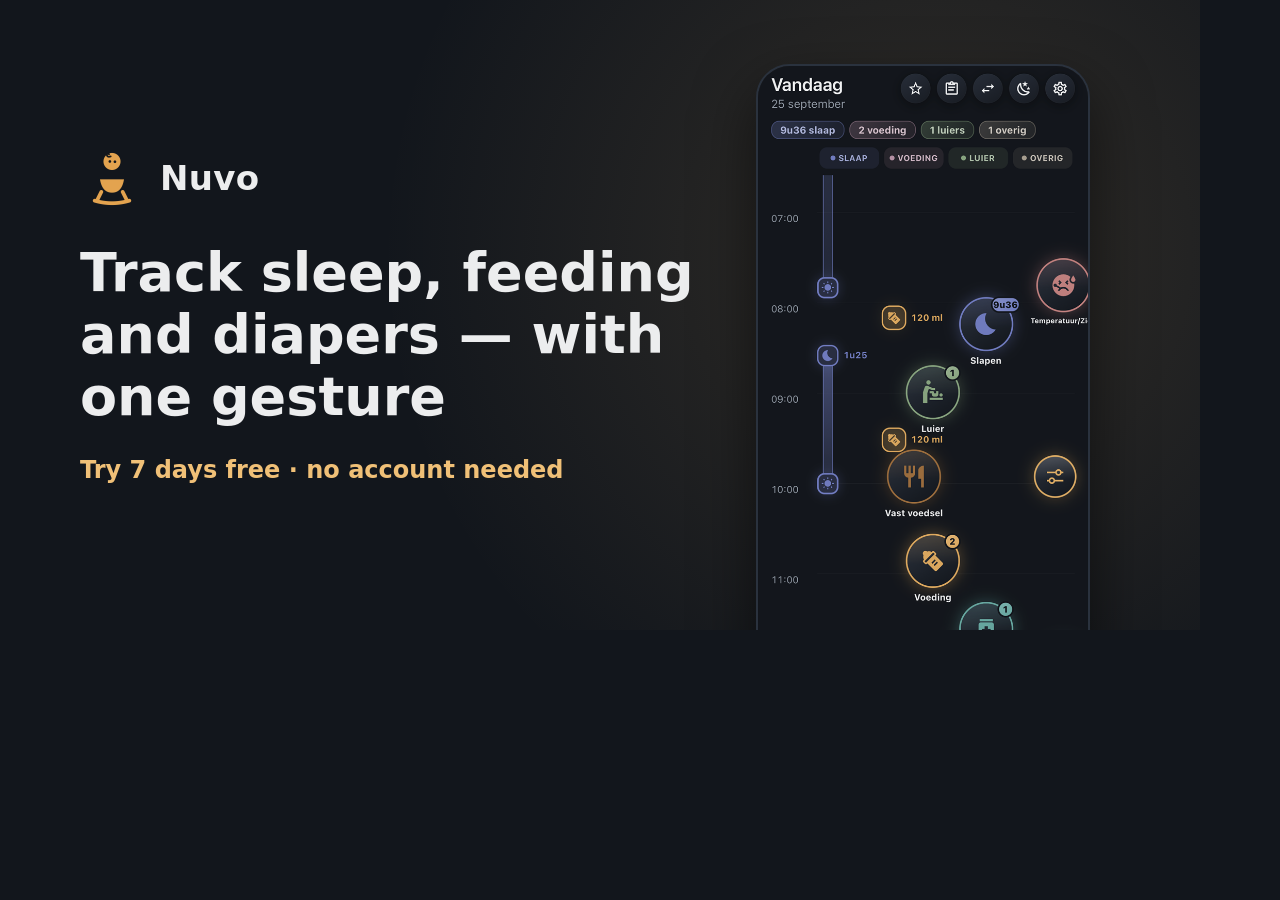
<file: og-src/template.html>
<!DOCTYPE html>
<html lang="en">
<head>
<meta charset="UTF-8">
<title>Nuvo og-image template</title>
<!-- Rendered to assets/og-<lang>.png by og-src/build.mjs. Open with ?lang=nl or
     ?lang=en to preview. Keep the headlines in sync with the h1 of nl/ and en/. -->
<style>
  :root {
    --bg: #12161c;
    --text: #ECEDEE;
    --muted: #8B95A1;
    --amber: #F0C077;
    --border: #2a323e;
  }
  html, body {
    margin: 0;
    width: 1200px;
    height: 630px;
    overflow: hidden;
    background: var(--bg);
    color: var(--text);
    font-family: -apple-system, BlinkMacSystemFont, "Segoe UI", system-ui, Roboto, sans-serif;
    -webkit-font-smoothing: antialiased;
  }
  .canvas {
    position: relative;
    width: 1200px;
    height: 630px;
    background: radial-gradient(circle at 78% 40%, rgba(240,192,119,0.14), transparent 55%), var(--bg);
  }
  .copy {
    position: absolute;
    left: 80px;
    top: 0;
    bottom: 0;
    width: 620px;
    display: flex;
    flex-direction: column;
    justify-content: center;
  }
  .brand {
    display: flex;
    align-items: center;
    gap: 16px;
    margin-bottom: 32px;
  }
  .brand img {
    width: 64px;
    height: 64px;
    border-radius: 15px;
  }
  .brand span {
    font-size: 34px;
    font-weight: 700;
    letter-spacing: 0.3px;
  }
  h1 {
    margin: 0;
    font-size: 54px;
    line-height: 1.15;
    font-weight: 700;
  }
  .note {
    margin-top: 28px;
    font-size: 24px;
    color: var(--amber);
    font-weight: 600;
  }
  .phone {
    position: absolute;
    right: 110px;
    top: 64px;
    width: 330px;
    border-radius: 34px;
    border: 2px solid var(--border);
    box-shadow: 0 24px 60px rgba(0,0,0,0.55);
  }
</style>
</head>
<body>
<div class="canvas">
  <div class="copy">
    <div class="brand">
      <img src="../assets/icon.png" alt="">
      <span>Nuvo</span>
    </div>
    <h1 id="headline"></h1>
    <div class="note" id="note"></div>
  </div>
  <img class="phone" src="../assets/hero-wheel.png" alt="">
</div>
<script>
  var copy = {
    nl: {
      headline: 'Slaap, voeding en luiers bijhouden — met één gebaar',
      note: 'Probeer 7 dagen gratis · geen account nodig'
    },
    en: {
      headline: 'Track sleep, feeding and diapers — with one gesture',
      note: 'Try 7 days free · no account needed'
    }
  };
  var lang = new URLSearchParams(location.search).get('lang') === 'nl' ? 'nl' : 'en';
  document.documentElement.lang = lang;
  document.getElementById('headline').textContent = copy[lang].headline;
  document.getElementById('note').textContent = copy[lang].note;
</script>
</body>
</html>
</file>
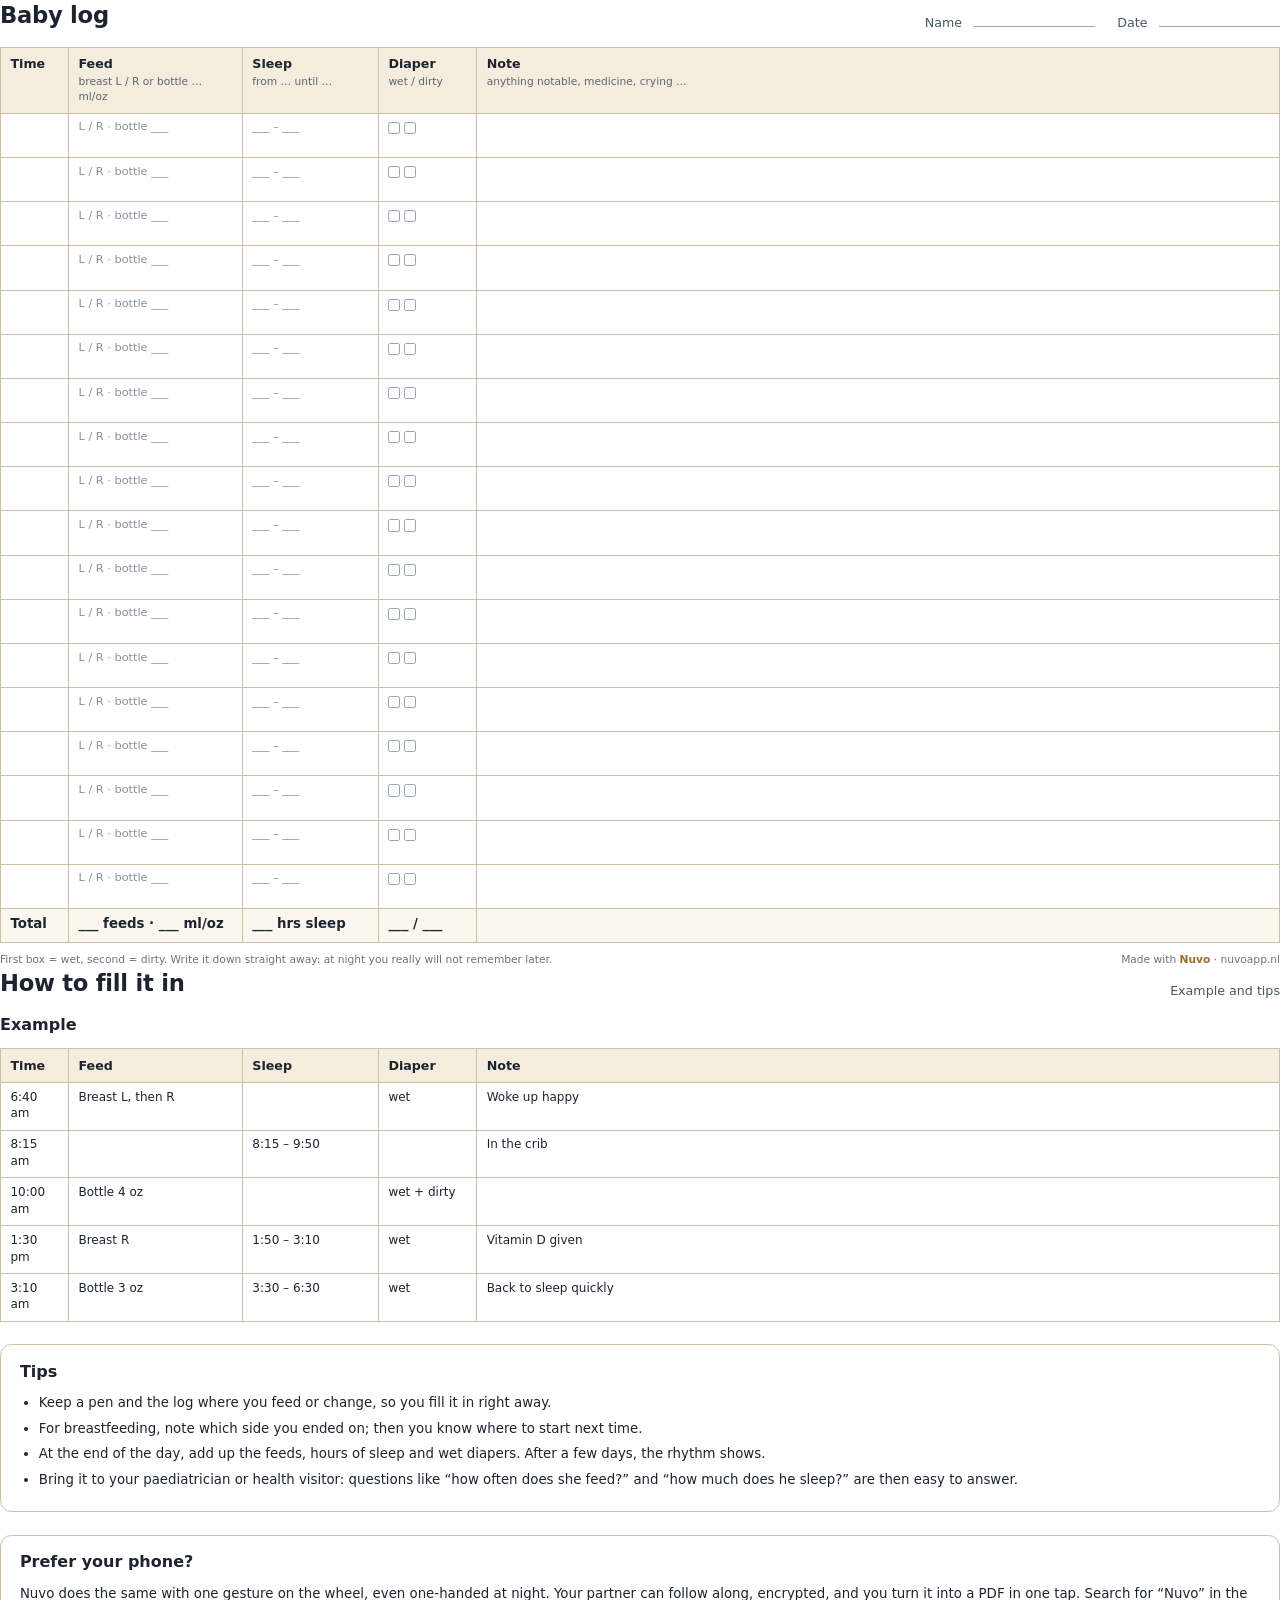
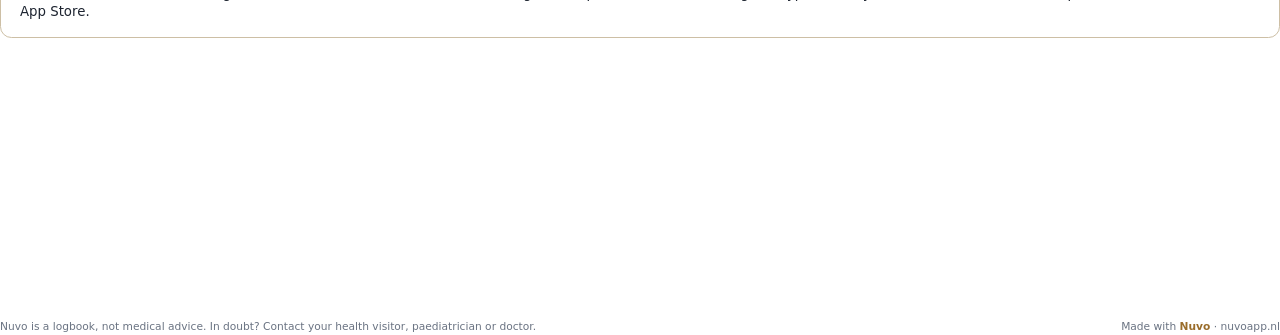
<file: tools/baby-log.html>
<!DOCTYPE html>
<!-- Source of assets/baby-log.pdf (US Letter). After editing: node tools/print.mjs -->
<html lang="en">
<head>
<meta charset="UTF-8">
<title>Baby log – Nuvo</title>
<style>
  @page { size: letter portrait; margin: 0.45in 0.45in 0.4in; }
  * { box-sizing: border-box; }
  body { margin: 0; font: 10pt/1.4 "Segoe UI", -apple-system, system-ui, sans-serif; color: #1d2430; }
  h1 { font-size: 17pt; margin: 0; letter-spacing: -0.2pt; }
  h2 { font-size: 12pt; margin: 0 0 3mm; }
  .page { height: 256mm; display: flex; flex-direction: column; }
  .page + .page { break-before: page; }
  .top { display: flex; justify-content: space-between; align-items: flex-end; gap: 8mm; margin-bottom: 4mm; }
  .fields { font-size: 9.5pt; color: #4a5566; display: flex; gap: 6mm; }
  .fields span { display: inline-block; min-width: 32mm; border-bottom: 0.8pt solid #9aa3b0; margin-left: 2mm; }
  table { width: 100%; border-collapse: collapse; table-layout: fixed; flex: 1; }
  th { text-align: left; vertical-align: top; padding: 2mm 2.5mm; font-size: 9.5pt; background: #f4ecdd; border: 0.8pt solid #cdbfa5; }
  th small { display: block; font-weight: 400; color: #5d6574; font-size: 8pt; margin-top: 0.6mm; }
  td { border: 0.8pt solid #cdbfa5; padding: 1.5mm 2.5mm; vertical-align: top; }
  tbody tr { height: 10.6mm; }
  tfoot td { height: 9mm; font-weight: 600; background: #fbf7ef; }
  .c-time { width: 18mm; }
  .c-feed { width: 46mm; }
  .c-sleep { width: 36mm; }
  .c-diaper { width: 26mm; }
  .box-tick { display: inline-block; width: 3.2mm; height: 3.2mm; border: 0.8pt solid #9aa3b0; border-radius: 0.6mm; vertical-align: -0.4mm; margin-right: 1mm; }
  .muted { color: #8a92a0; font-size: 8.5pt; }
  .foot { display: flex; justify-content: space-between; font-size: 8pt; color: #6a7382; margin-top: 2.5mm; }
  .foot b { color: #9a6d2b; }
  .ex td { font-size: 9pt; }
  .ex tbody tr { height: auto; }
  ul { margin: 0; padding-left: 5mm; }
  li { margin-bottom: 1.8mm; }
  .box { border: 0.8pt solid #cdbfa5; border-radius: 3mm; padding: 4mm 5mm; margin-top: 6mm; }
</style>
</head>
<body>
<section class="page">
  <div class="top">
    <h1>Baby log</h1>
    <div class="fields"><div>Name <span></span></div><div>Date <span></span></div></div>
  </div>
  <table>
    <colgroup><col class="c-time"><col class="c-feed"><col class="c-sleep"><col class="c-diaper"><col></colgroup>
    <thead>
      <tr>
        <th>Time</th>
        <th>Feed<small>breast L / R or bottle … ml/oz</small></th>
        <th>Sleep<small>from … until …</small></th>
        <th>Diaper<small>wet / dirty</small></th>
        <th>Note<small>anything notable, medicine, crying …</small></th>
      </tr>
    </thead>
    <tbody>
      <tr><td></td><td class="muted">L / R · bottle ___</td><td class="muted">___ – ___</td><td><span class="box-tick"></span><span class="box-tick"></span></td><td></td></tr>
      <tr><td></td><td class="muted">L / R · bottle ___</td><td class="muted">___ – ___</td><td><span class="box-tick"></span><span class="box-tick"></span></td><td></td></tr>
      <tr><td></td><td class="muted">L / R · bottle ___</td><td class="muted">___ – ___</td><td><span class="box-tick"></span><span class="box-tick"></span></td><td></td></tr>
      <tr><td></td><td class="muted">L / R · bottle ___</td><td class="muted">___ – ___</td><td><span class="box-tick"></span><span class="box-tick"></span></td><td></td></tr>
      <tr><td></td><td class="muted">L / R · bottle ___</td><td class="muted">___ – ___</td><td><span class="box-tick"></span><span class="box-tick"></span></td><td></td></tr>
      <tr><td></td><td class="muted">L / R · bottle ___</td><td class="muted">___ – ___</td><td><span class="box-tick"></span><span class="box-tick"></span></td><td></td></tr>
      <tr><td></td><td class="muted">L / R · bottle ___</td><td class="muted">___ – ___</td><td><span class="box-tick"></span><span class="box-tick"></span></td><td></td></tr>
      <tr><td></td><td class="muted">L / R · bottle ___</td><td class="muted">___ – ___</td><td><span class="box-tick"></span><span class="box-tick"></span></td><td></td></tr>
      <tr><td></td><td class="muted">L / R · bottle ___</td><td class="muted">___ – ___</td><td><span class="box-tick"></span><span class="box-tick"></span></td><td></td></tr>
      <tr><td></td><td class="muted">L / R · bottle ___</td><td class="muted">___ – ___</td><td><span class="box-tick"></span><span class="box-tick"></span></td><td></td></tr>
      <tr><td></td><td class="muted">L / R · bottle ___</td><td class="muted">___ – ___</td><td><span class="box-tick"></span><span class="box-tick"></span></td><td></td></tr>
      <tr><td></td><td class="muted">L / R · bottle ___</td><td class="muted">___ – ___</td><td><span class="box-tick"></span><span class="box-tick"></span></td><td></td></tr>
      <tr><td></td><td class="muted">L / R · bottle ___</td><td class="muted">___ – ___</td><td><span class="box-tick"></span><span class="box-tick"></span></td><td></td></tr>
      <tr><td></td><td class="muted">L / R · bottle ___</td><td class="muted">___ – ___</td><td><span class="box-tick"></span><span class="box-tick"></span></td><td></td></tr>
      <tr><td></td><td class="muted">L / R · bottle ___</td><td class="muted">___ – ___</td><td><span class="box-tick"></span><span class="box-tick"></span></td><td></td></tr>
      <tr><td></td><td class="muted">L / R · bottle ___</td><td class="muted">___ – ___</td><td><span class="box-tick"></span><span class="box-tick"></span></td><td></td></tr>
      <tr><td></td><td class="muted">L / R · bottle ___</td><td class="muted">___ – ___</td><td><span class="box-tick"></span><span class="box-tick"></span></td><td></td></tr>
      <tr><td></td><td class="muted">L / R · bottle ___</td><td class="muted">___ – ___</td><td><span class="box-tick"></span><span class="box-tick"></span></td><td></td></tr>
    </tbody>
    <tfoot>
      <tr><td>Total</td><td>___ feeds · ___ ml/oz</td><td>___ hrs sleep</td><td>___ / ___</td><td></td></tr>
    </tfoot>
  </table>
  <div class="foot">
    <span>First box = wet, second = dirty. Write it down straight away: at night you really will not remember later.</span>
    <span>Made with <b>Nuvo</b> · nuvoapp.nl</span>
  </div>
</section>

<section class="page">
  <div class="top">
    <h1>How to fill it in</h1>
    <div class="fields">Example and tips</div>
  </div>
  <h2>Example</h2>
  <table class="ex">
    <colgroup><col class="c-time"><col class="c-feed"><col class="c-sleep"><col class="c-diaper"><col></colgroup>
    <thead><tr><th>Time</th><th>Feed</th><th>Sleep</th><th>Diaper</th><th>Note</th></tr></thead>
    <tbody>
      <tr><td>6:40 am</td><td>Breast L, then R</td><td></td><td>wet</td><td>Woke up happy</td></tr>
      <tr><td>8:15 am</td><td></td><td>8:15 – 9:50</td><td></td><td>In the crib</td></tr>
      <tr><td>10:00 am</td><td>Bottle 4 oz</td><td></td><td>wet + dirty</td><td></td></tr>
      <tr><td>1:30 pm</td><td>Breast R</td><td>1:50 – 3:10</td><td>wet</td><td>Vitamin D given</td></tr>
      <tr><td>3:10 am</td><td>Bottle 3 oz</td><td>3:30 – 6:30</td><td>wet</td><td>Back to sleep quickly</td></tr>
    </tbody>
  </table>
  <div class="box">
    <h2>Tips</h2>
    <ul>
      <li>Keep a pen and the log where you feed or change, so you fill it in right away.</li>
      <li>For breastfeeding, note which side you ended on; then you know where to start next time.</li>
      <li>At the end of the day, add up the feeds, hours of sleep and wet diapers. After a few days, the rhythm shows.</li>
      <li>Bring it to your paediatrician or health visitor: questions like “how often does she feed?” and “how much does he sleep?” are then easy to answer.</li>
    </ul>
  </div>
  <div class="box">
    <h2>Prefer your phone?</h2>
    <p style="margin:0">Nuvo does the same with one gesture on the wheel, even one-handed at night. Your partner can follow along, encrypted, and you turn it into a PDF in one tap. Search for “Nuvo” in the App Store.</p>
  </div>
  <div style="flex:1"></div>
  <div class="foot">
    <span>Nuvo is a logbook, not medical advice. In doubt? Contact your health visitor, paediatrician or doctor.</span>
    <span>Made with <b>Nuvo</b> · nuvoapp.nl</span>
  </div>
</section>
</body>
</html>
</file>
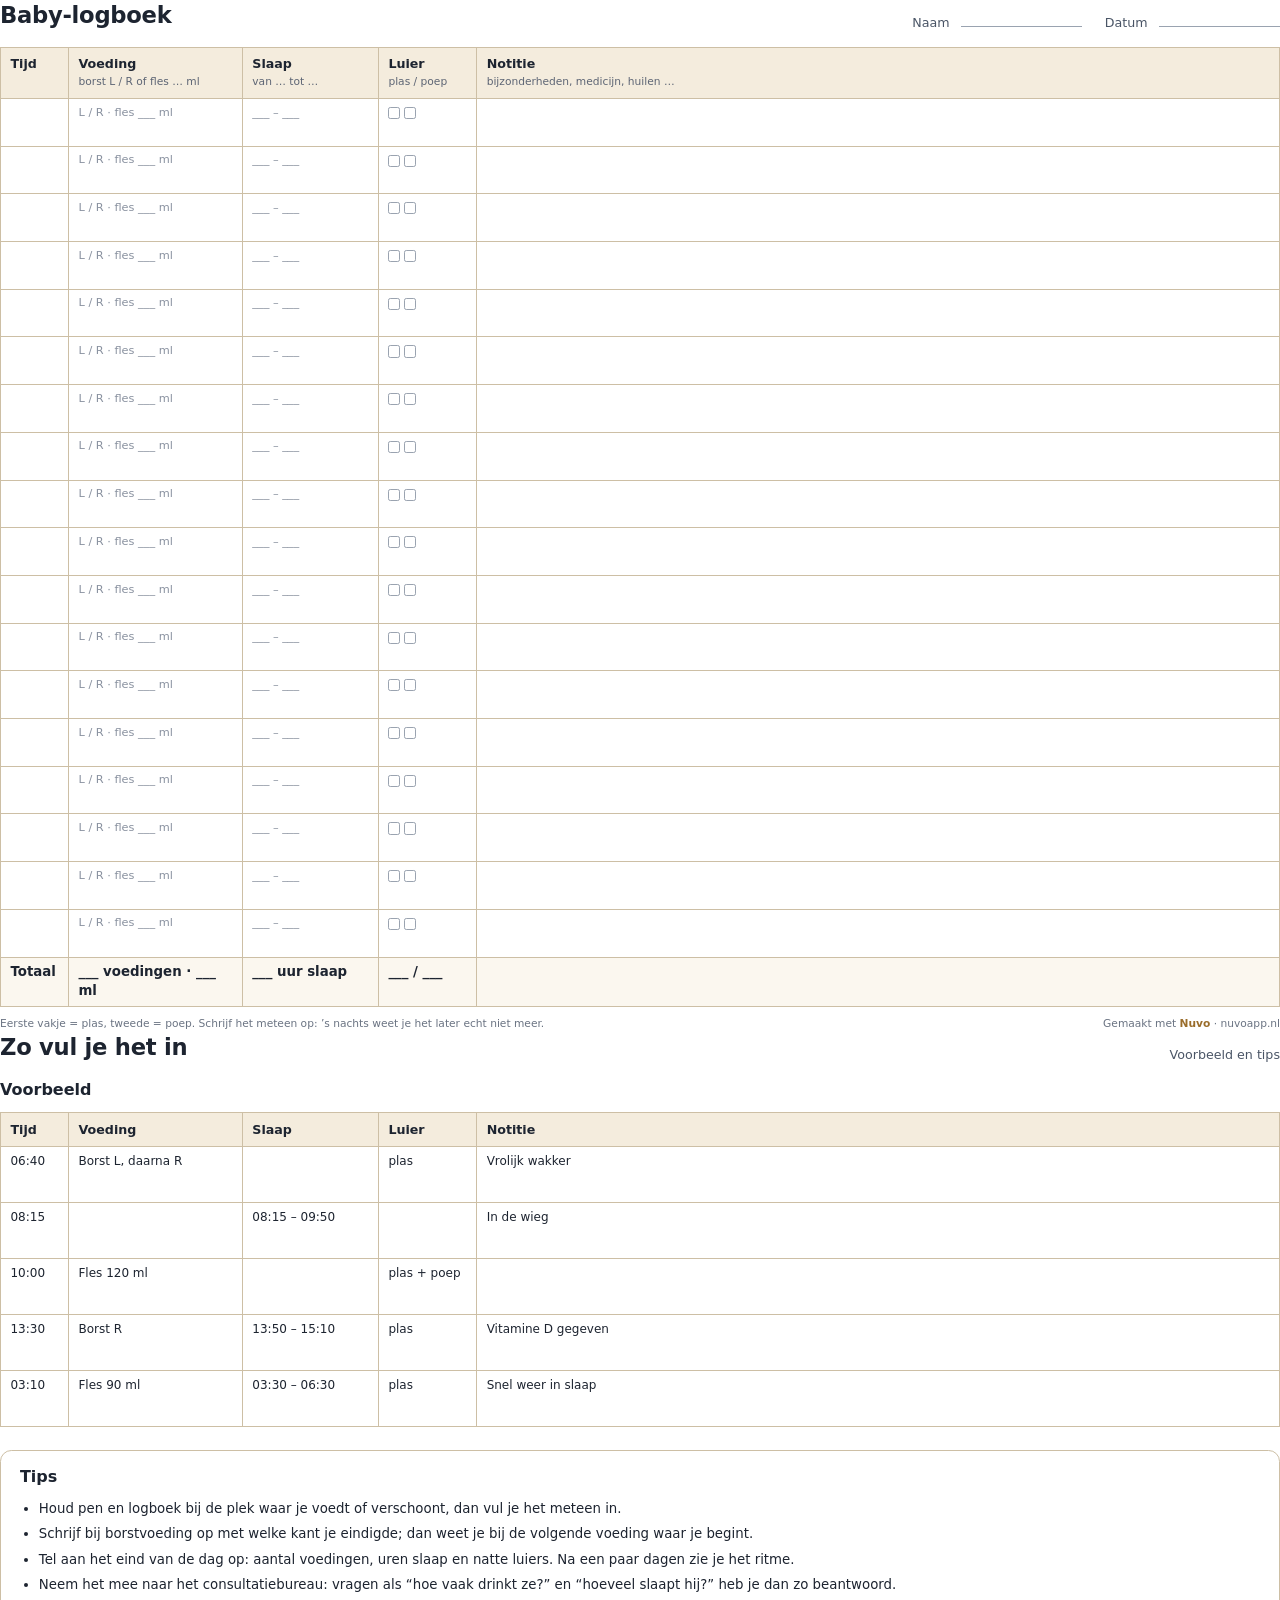
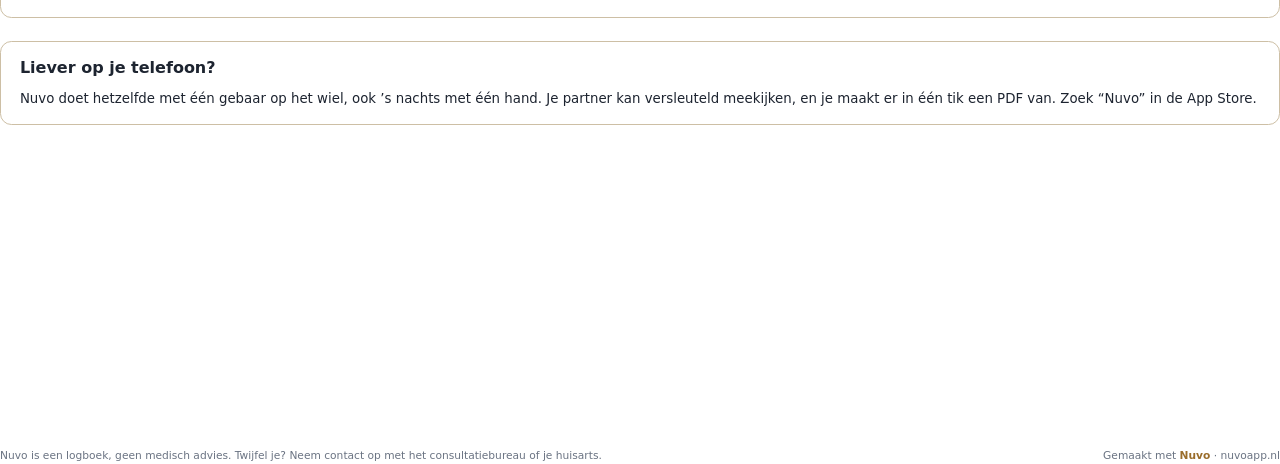
<file: tools/baby-logboek.html>
<!DOCTYPE html>
<!-- Bron van assets/baby-logboek.pdf. Na aanpassen: node tools/print.mjs -->
<html lang="nl">
<head>
<meta charset="UTF-8">
<title>Baby-logboek – Nuvo</title>
<style>
  @page { size: A4 portrait; margin: 12mm 12mm 10mm; }
  * { box-sizing: border-box; }
  body { margin: 0; font: 10pt/1.4 "Segoe UI", -apple-system, system-ui, sans-serif; color: #1d2430; }
  h1 { font-size: 17pt; margin: 0; letter-spacing: -0.2pt; }
  h2 { font-size: 12pt; margin: 0 0 3mm; }
  .page { height: 273mm; display: flex; flex-direction: column; }
  .page + .page { break-before: page; }
  .top { display: flex; justify-content: space-between; align-items: flex-end; gap: 8mm; margin-bottom: 4mm; }
  .fields { font-size: 9.5pt; color: #4a5566; display: flex; gap: 6mm; }
  .fields span { display: inline-block; min-width: 32mm; border-bottom: 0.8pt solid #9aa3b0; margin-left: 2mm; }
  table { width: 100%; border-collapse: collapse; table-layout: fixed; flex: 1; }
  th { text-align: left; vertical-align: top; padding: 2mm 2.5mm; font-size: 9.5pt; background: #f4ecdd; border: 0.8pt solid #cdbfa5; }
  th small { display: block; font-weight: 400; color: #5d6574; font-size: 8pt; margin-top: 0.6mm; }
  td { border: 0.8pt solid #cdbfa5; padding: 1.5mm 2.5mm; vertical-align: top; }
  tbody tr { height: 11.5mm; }
  tfoot td { height: 9mm; font-weight: 600; background: #fbf7ef; }
  .c-time { width: 18mm; }
  .c-feed { width: 46mm; }
  .c-sleep { width: 36mm; }
  .c-diaper { width: 26mm; }
  .box-tick { display: inline-block; width: 3.2mm; height: 3.2mm; border: 0.8pt solid #9aa3b0; border-radius: 0.6mm; vertical-align: -0.4mm; margin-right: 1mm; }
  .muted { color: #8a92a0; font-size: 8.5pt; }
  .foot { display: flex; justify-content: space-between; font-size: 8pt; color: #6a7382; margin-top: 2.5mm; }
  .foot b { color: #9a6d2b; }
  .ex td { font-size: 9pt; }
  .ex tbody tr { height: auto; }
  ul { margin: 0; padding-left: 5mm; }
  li { margin-bottom: 1.8mm; }
  .box { border: 0.8pt solid #cdbfa5; border-radius: 3mm; padding: 4mm 5mm; margin-top: 6mm; }
</style>
</head>
<body>
<section class="page">
  <div class="top">
    <h1>Baby-logboek</h1>
    <div class="fields"><div>Naam <span></span></div><div>Datum <span></span></div></div>
  </div>
  <table>
    <colgroup><col class="c-time"><col class="c-feed"><col class="c-sleep"><col class="c-diaper"><col></colgroup>
    <thead>
      <tr>
        <th>Tijd</th>
        <th>Voeding<small>borst L / R of fles … ml</small></th>
        <th>Slaap<small>van … tot …</small></th>
        <th>Luier<small>plas / poep</small></th>
        <th>Notitie<small>bijzonderheden, medicijn, huilen …</small></th>
      </tr>
    </thead>
    <tbody>
      <tr><td></td><td class="muted">L / R · fles ___ ml</td><td class="muted">___ – ___</td><td><span class="box-tick"></span><span class="box-tick"></span></td><td></td></tr>
      <tr><td></td><td class="muted">L / R · fles ___ ml</td><td class="muted">___ – ___</td><td><span class="box-tick"></span><span class="box-tick"></span></td><td></td></tr>
      <tr><td></td><td class="muted">L / R · fles ___ ml</td><td class="muted">___ – ___</td><td><span class="box-tick"></span><span class="box-tick"></span></td><td></td></tr>
      <tr><td></td><td class="muted">L / R · fles ___ ml</td><td class="muted">___ – ___</td><td><span class="box-tick"></span><span class="box-tick"></span></td><td></td></tr>
      <tr><td></td><td class="muted">L / R · fles ___ ml</td><td class="muted">___ – ___</td><td><span class="box-tick"></span><span class="box-tick"></span></td><td></td></tr>
      <tr><td></td><td class="muted">L / R · fles ___ ml</td><td class="muted">___ – ___</td><td><span class="box-tick"></span><span class="box-tick"></span></td><td></td></tr>
      <tr><td></td><td class="muted">L / R · fles ___ ml</td><td class="muted">___ – ___</td><td><span class="box-tick"></span><span class="box-tick"></span></td><td></td></tr>
      <tr><td></td><td class="muted">L / R · fles ___ ml</td><td class="muted">___ – ___</td><td><span class="box-tick"></span><span class="box-tick"></span></td><td></td></tr>
      <tr><td></td><td class="muted">L / R · fles ___ ml</td><td class="muted">___ – ___</td><td><span class="box-tick"></span><span class="box-tick"></span></td><td></td></tr>
      <tr><td></td><td class="muted">L / R · fles ___ ml</td><td class="muted">___ – ___</td><td><span class="box-tick"></span><span class="box-tick"></span></td><td></td></tr>
      <tr><td></td><td class="muted">L / R · fles ___ ml</td><td class="muted">___ – ___</td><td><span class="box-tick"></span><span class="box-tick"></span></td><td></td></tr>
      <tr><td></td><td class="muted">L / R · fles ___ ml</td><td class="muted">___ – ___</td><td><span class="box-tick"></span><span class="box-tick"></span></td><td></td></tr>
      <tr><td></td><td class="muted">L / R · fles ___ ml</td><td class="muted">___ – ___</td><td><span class="box-tick"></span><span class="box-tick"></span></td><td></td></tr>
      <tr><td></td><td class="muted">L / R · fles ___ ml</td><td class="muted">___ – ___</td><td><span class="box-tick"></span><span class="box-tick"></span></td><td></td></tr>
      <tr><td></td><td class="muted">L / R · fles ___ ml</td><td class="muted">___ – ___</td><td><span class="box-tick"></span><span class="box-tick"></span></td><td></td></tr>
      <tr><td></td><td class="muted">L / R · fles ___ ml</td><td class="muted">___ – ___</td><td><span class="box-tick"></span><span class="box-tick"></span></td><td></td></tr>
      <tr><td></td><td class="muted">L / R · fles ___ ml</td><td class="muted">___ – ___</td><td><span class="box-tick"></span><span class="box-tick"></span></td><td></td></tr>
      <tr><td></td><td class="muted">L / R · fles ___ ml</td><td class="muted">___ – ___</td><td><span class="box-tick"></span><span class="box-tick"></span></td><td></td></tr>
    </tbody>
    <tfoot>
      <tr><td>Totaal</td><td>___ voedingen · ___ ml</td><td>___ uur slaap</td><td>___ / ___</td><td></td></tr>
    </tfoot>
  </table>
  <div class="foot">
    <span>Eerste vakje = plas, tweede = poep. Schrijf het meteen op: ’s nachts weet je het later echt niet meer.</span>
    <span>Gemaakt met <b>Nuvo</b> · nuvoapp.nl</span>
  </div>
</section>

<section class="page">
  <div class="top">
    <h1>Zo vul je het in</h1>
    <div class="fields">Voorbeeld en tips</div>
  </div>
  <h2>Voorbeeld</h2>
  <table class="ex">
    <colgroup><col class="c-time"><col class="c-feed"><col class="c-sleep"><col class="c-diaper"><col></colgroup>
    <thead><tr><th>Tijd</th><th>Voeding</th><th>Slaap</th><th>Luier</th><th>Notitie</th></tr></thead>
    <tbody>
      <tr><td>06:40</td><td>Borst L, daarna R</td><td></td><td>plas</td><td>Vrolijk wakker</td></tr>
      <tr><td>08:15</td><td></td><td>08:15 – 09:50</td><td></td><td>In de wieg</td></tr>
      <tr><td>10:00</td><td>Fles 120 ml</td><td></td><td>plas + poep</td><td></td></tr>
      <tr><td>13:30</td><td>Borst R</td><td>13:50 – 15:10</td><td>plas</td><td>Vitamine D gegeven</td></tr>
      <tr><td>03:10</td><td>Fles 90 ml</td><td>03:30 – 06:30</td><td>plas</td><td>Snel weer in slaap</td></tr>
    </tbody>
  </table>
  <div class="box">
    <h2>Tips</h2>
    <ul>
      <li>Houd pen en logboek bij de plek waar je voedt of verschoont, dan vul je het meteen in.</li>
      <li>Schrijf bij borstvoeding op met welke kant je eindigde; dan weet je bij de volgende voeding waar je begint.</li>
      <li>Tel aan het eind van de dag op: aantal voedingen, uren slaap en natte luiers. Na een paar dagen zie je het ritme.</li>
      <li>Neem het mee naar het consultatiebureau: vragen als “hoe vaak drinkt ze?” en “hoeveel slaapt hij?” heb je dan zo beantwoord.</li>
    </ul>
  </div>
  <div class="box">
    <h2>Liever op je telefoon?</h2>
    <p style="margin:0">Nuvo doet hetzelfde met één gebaar op het wiel, ook ’s nachts met één hand. Je partner kan versleuteld meekijken, en je maakt er in één tik een PDF van. Zoek “Nuvo” in de App Store.</p>
  </div>
  <div style="flex:1"></div>
  <div class="foot">
    <span>Nuvo is een logboek, geen medisch advies. Twijfel je? Neem contact op met het consultatiebureau of je huisarts.</span>
    <span>Gemaakt met <b>Nuvo</b> · nuvoapp.nl</span>
  </div>
</section>
</body>
</html>
</file>
<file: assets/style.css>
:root {
  --bg: #12161c;
  --text: #ECEDEE;
  --muted: #8B95A1;
  --amber: #F0C077;
  --amber-dark: #E3A857;
  --card-from: #212832;
  --card-to: #171b21;
  --border: #2a323e;
}

* { box-sizing: border-box; }

html, body {
  margin: 0;
  padding: 0;
  background: var(--bg);
  color: var(--text);
}

body {
  font-family: -apple-system, BlinkMacSystemFont, "Segoe UI", system-ui, Roboto, sans-serif;
  -webkit-font-smoothing: antialiased;
  line-height: 1.5;
}

.wrap {
  max-width: 480px;
  margin: 0 auto;
  padding: 0 20px 64px;
}

.lang-switch {
  text-align: right;
  padding: 16px 20px 0;
  max-width: 480px;
  margin: 0 auto;
}
.lang-switch a {
  color: var(--muted);
  text-decoration: none;
  font-size: 13px;
  padding: 4px 8px;
}
.lang-switch a.active {
  color: var(--amber);
  font-weight: 600;
}

.brand {
  display: flex;
  align-items: center;
  gap: 10px;
  justify-content: center;
  margin: 28px 0 8px;
}
.brand img {
  width: 36px;
  height: 36px;
  border-radius: 9px;
}
.brand span {
  font-size: 20px;
  font-weight: 700;
  letter-spacing: 0.2px;
}

h1 {
  text-align: center;
  font-size: 26px;
  line-height: 1.25;
  margin: 18px 0 10px;
}

.sub {
  text-align: center;
  color: var(--muted);
  font-size: 15px;
  margin: 0 0 28px;
  padding: 0 8px;
}

.hero-shot {
  display: block;
  width: 100%;
  max-width: 320px;
  margin: 0 auto;
  border-radius: 20px;
  border: 1px solid var(--border);
  box-shadow: 0 12px 32px rgba(0,0,0,0.45);
}

.cta-row {
  text-align: center;
  margin: 28px 0 6px;
}

.cta {
  display: inline-block;
  background: linear-gradient(135deg, var(--amber), var(--amber-dark));
  color: #1a1207;
  font-weight: 700;
  font-size: 16px;
  padding: 14px 28px;
  border-radius: 12px;
  text-decoration: none;
  box-shadow: 0 6px 20px rgba(240,192,119,0.25);
}

.cta.soon {
  cursor: default;
  background: transparent;
  color: var(--amber);
  border: 1.5px solid var(--amber);
  box-shadow: none;
}

.cta-note {
  text-align: center;
  color: var(--muted);
  font-size: 12.5px;
  margin: 10px 0 0;
}

.features {
  list-style: none;
  padding: 0;
  margin: 44px 0 0;
  display: flex;
  flex-direction: column;
  gap: 14px;
}

.feature {
  background: linear-gradient(160deg, var(--card-from), var(--card-to));
  border: 1px solid var(--border);
  border-radius: 12px;
  padding: 16px 18px;
  display: flex;
  gap: 12px;
  align-items: flex-start;
}

.feature .icon {
  font-size: 20px;
  line-height: 1.4;
}

.feature h2 {
  margin: 0 0 3px;
  font-size: 15px;
}

.feature p {
  margin: 0;
  color: var(--muted);
  font-size: 13.5px;
}

.pricing {
  margin: 32px 0 0;
  text-align: center;
  background: linear-gradient(160deg, var(--card-from), var(--card-to));
  border: 1px solid var(--amber-dark);
  border-radius: 12px;
  padding: 20px;
}

.pricing .headline {
  color: var(--amber);
  font-weight: 700;
  font-size: 15px;
  margin: 0 0 4px;
}

.pricing p {
  margin: 4px 0 0;
  color: var(--muted);
  font-size: 13px;
}

footer {
  text-align: center;
  margin-top: 48px;
  color: var(--muted);
  font-size: 12.5px;
}

footer a {
  color: var(--muted);
}

footer .sep {
  margin: 0 6px;
}

.lang-choice {
  display: flex;
  flex-direction: column;
  gap: 12px;
  max-width: 240px;
  margin: 36px auto 0;
}
.lang-choice a {
  display: block;
  text-align: center;
  background: linear-gradient(160deg, var(--card-from), var(--card-to));
  border: 1px solid var(--border);
  border-radius: 12px;
  padding: 14px 20px;
  color: var(--text);
  font-weight: 600;
  text-decoration: none;
}

/* Gidsen en hulpmiddelen (tools/build-guides.mjs, 2026-09-30): breder en links uitgelijnd om
   te lezen; de startpagina blijft gecentreerd. */
.wrap.guide { max-width: 680px; }
.lang-switch:has(+ .wrap.guide) { max-width: 680px; }
.guide .brand { justify-content: flex-start; text-decoration: none; color: var(--text); }
.guide h1 { text-align: left; font-size: 30px; }
.guide .sub { text-align: left; padding: 0; color: #C9CED4; }
.guide h2 { font-size: 19px; margin: 32px 0 8px; }
.guide p, .guide li { color: #C9CED4; }
.guide ul { padding-left: 22px; }
.guide li { margin-bottom: 6px; }
.guide a { color: var(--amber); }
.guide .download { margin: 8px 0 6px; }
.guide .download .cta, .guide .appbox .cta:not(.soon) { color: #1a1207; text-decoration: none; }
.guide .cta-row { text-align: left; margin: 14px 0 0; }
.guide .cta-note { text-align: left; }
.guide footer { text-align: left; line-height: 2; }
.guide footer a { color: var(--muted); }
.honest { color: var(--muted); font-size: 13.5px; margin-top: 28px; }
.table-wrap { overflow-x: auto; }
.guide table { width: 100%; border-collapse: collapse; font-size: 14px; margin: 8px 0; }
.guide th, .guide td { text-align: left; padding: 10px 12px; border-bottom: 1px solid var(--border); vertical-align: top; }
.guide th { color: var(--muted); font-weight: 600; font-size: 13px; }
.guide td:nth-child(2) { color: var(--amber); font-weight: 700; white-space: nowrap; }
.appbox { margin: 36px 0 0; padding: 22px; border-radius: 14px; background: linear-gradient(160deg, var(--card-from), var(--card-to)); border: 1px solid var(--amber-dark); }
.appbox h2 { margin: 0 0 6px; }
.appbox p { margin: 0; }
.calc { margin: 8px 0 8px; padding: 18px; border-radius: 14px; background: linear-gradient(160deg, var(--card-from), var(--card-to)); border: 1px solid var(--border); display: flex; flex-direction: column; gap: 14px; }
.calc-row { display: grid; grid-template-columns: repeat(2, minmax(0, 1fr)); gap: 12px; }
.calc label { min-width: 0; display: flex; flex-direction: column; gap: 6px; font-size: 13px; color: var(--muted); }
.calc-weight { display: flex; gap: 8px; }
.calc input, .calc select { font: inherit; font-size: 16px; color: var(--text); background: var(--bg); border: 1px solid var(--border); border-radius: 10px; padding: 10px 12px; width: 100%; min-width: 0; }
.calc-weight select { width: auto; min-width: 76px; flex-shrink: 0; }
.calc-result { display: grid; grid-template-columns: repeat(2, minmax(0, 1fr)); gap: 10px; }
.calc-result div { background: var(--bg); border: 1px solid var(--border); border-radius: 12px; padding: 12px; text-align: center; }
.calc-result b { display: block; font-size: 20px; color: var(--amber); }
.calc-result span { font-size: 13px; color: var(--muted); }
.tools-home { margin: 32px 0 0; text-align: center; }
.tools-home h2 { font-size: 16px; margin: 0 0 10px; }
.tools-home ul { list-style: none; padding: 0; margin: 0; display: flex; flex-direction: column; gap: 8px; }
.tools-home a { display: block; padding: 11px 14px; border-radius: 12px; background: linear-gradient(160deg, var(--card-from), var(--card-to)); border: 1px solid var(--border); color: var(--text); text-decoration: none; font-size: 14px; }
@media (max-width: 520px) {
  .guide h1 { font-size: 26px; }
  .calc-row { grid-template-columns: 1fr; }
}
</file>
